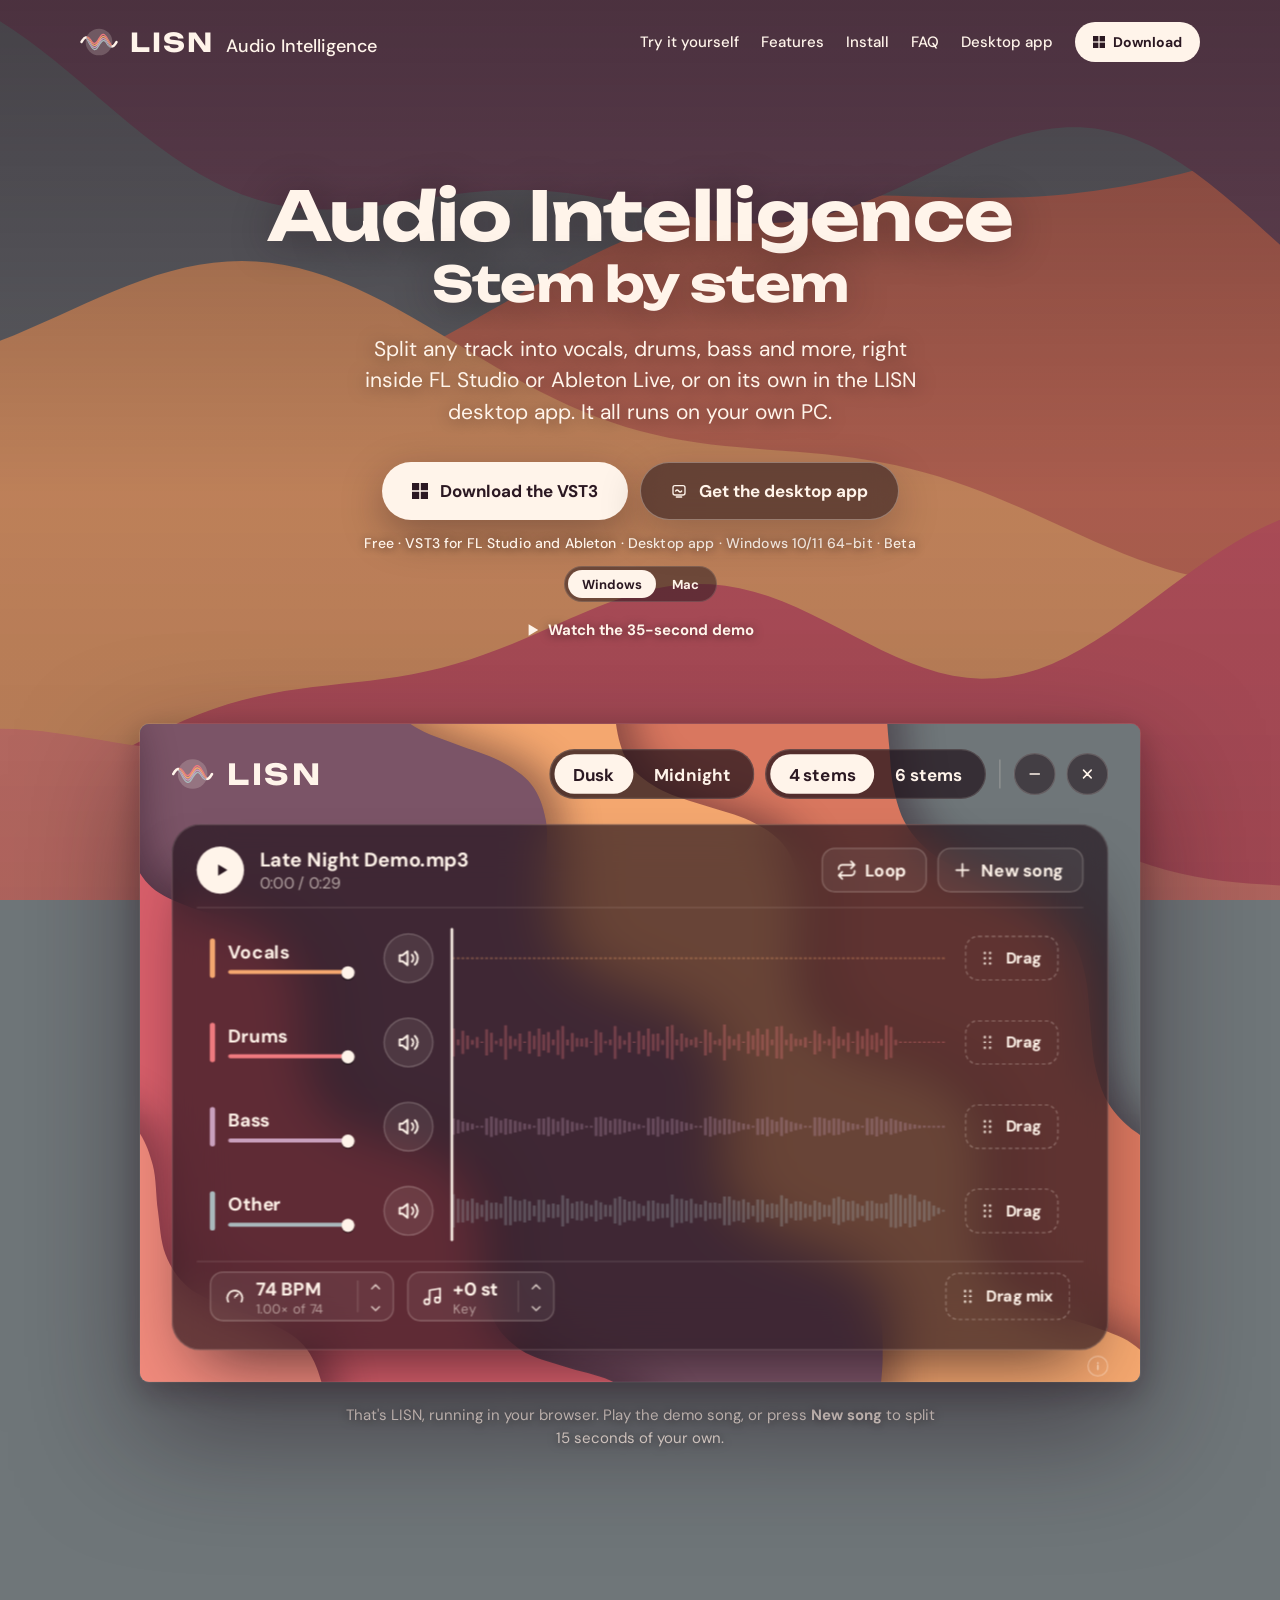
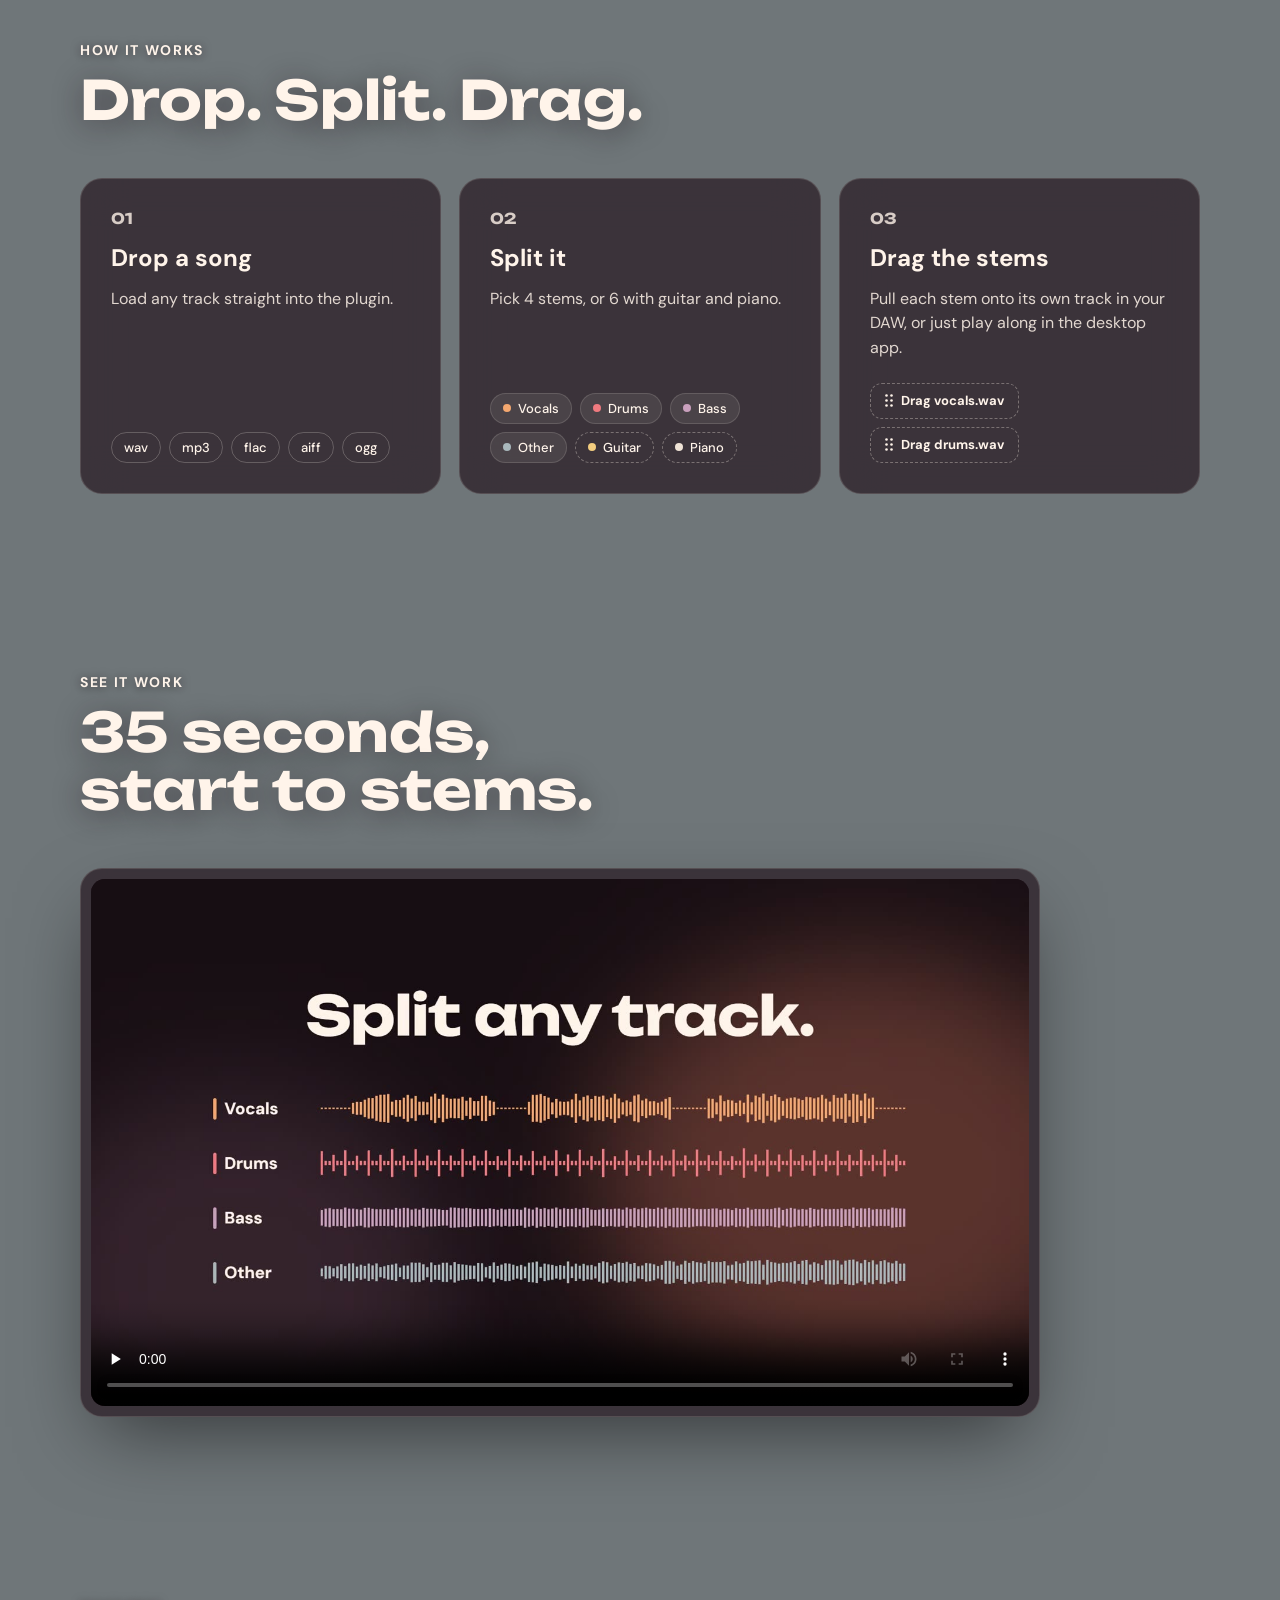
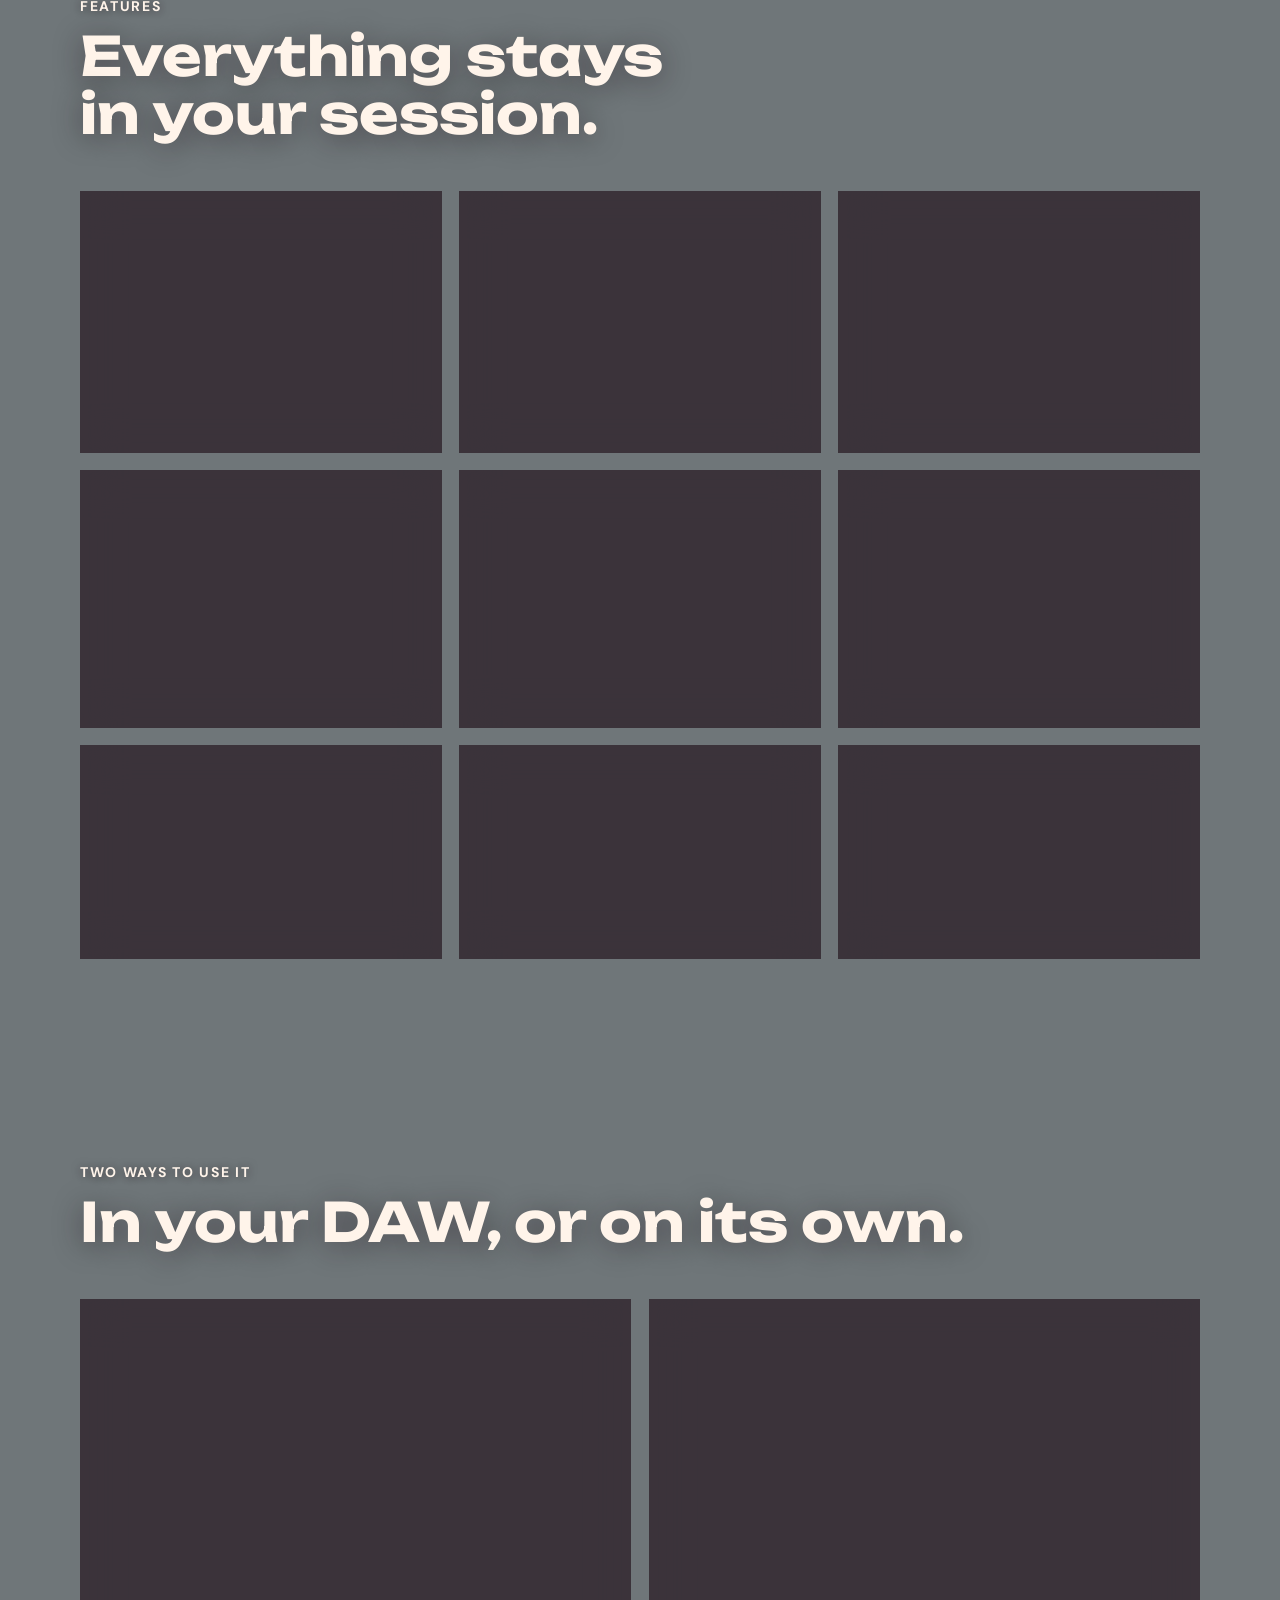
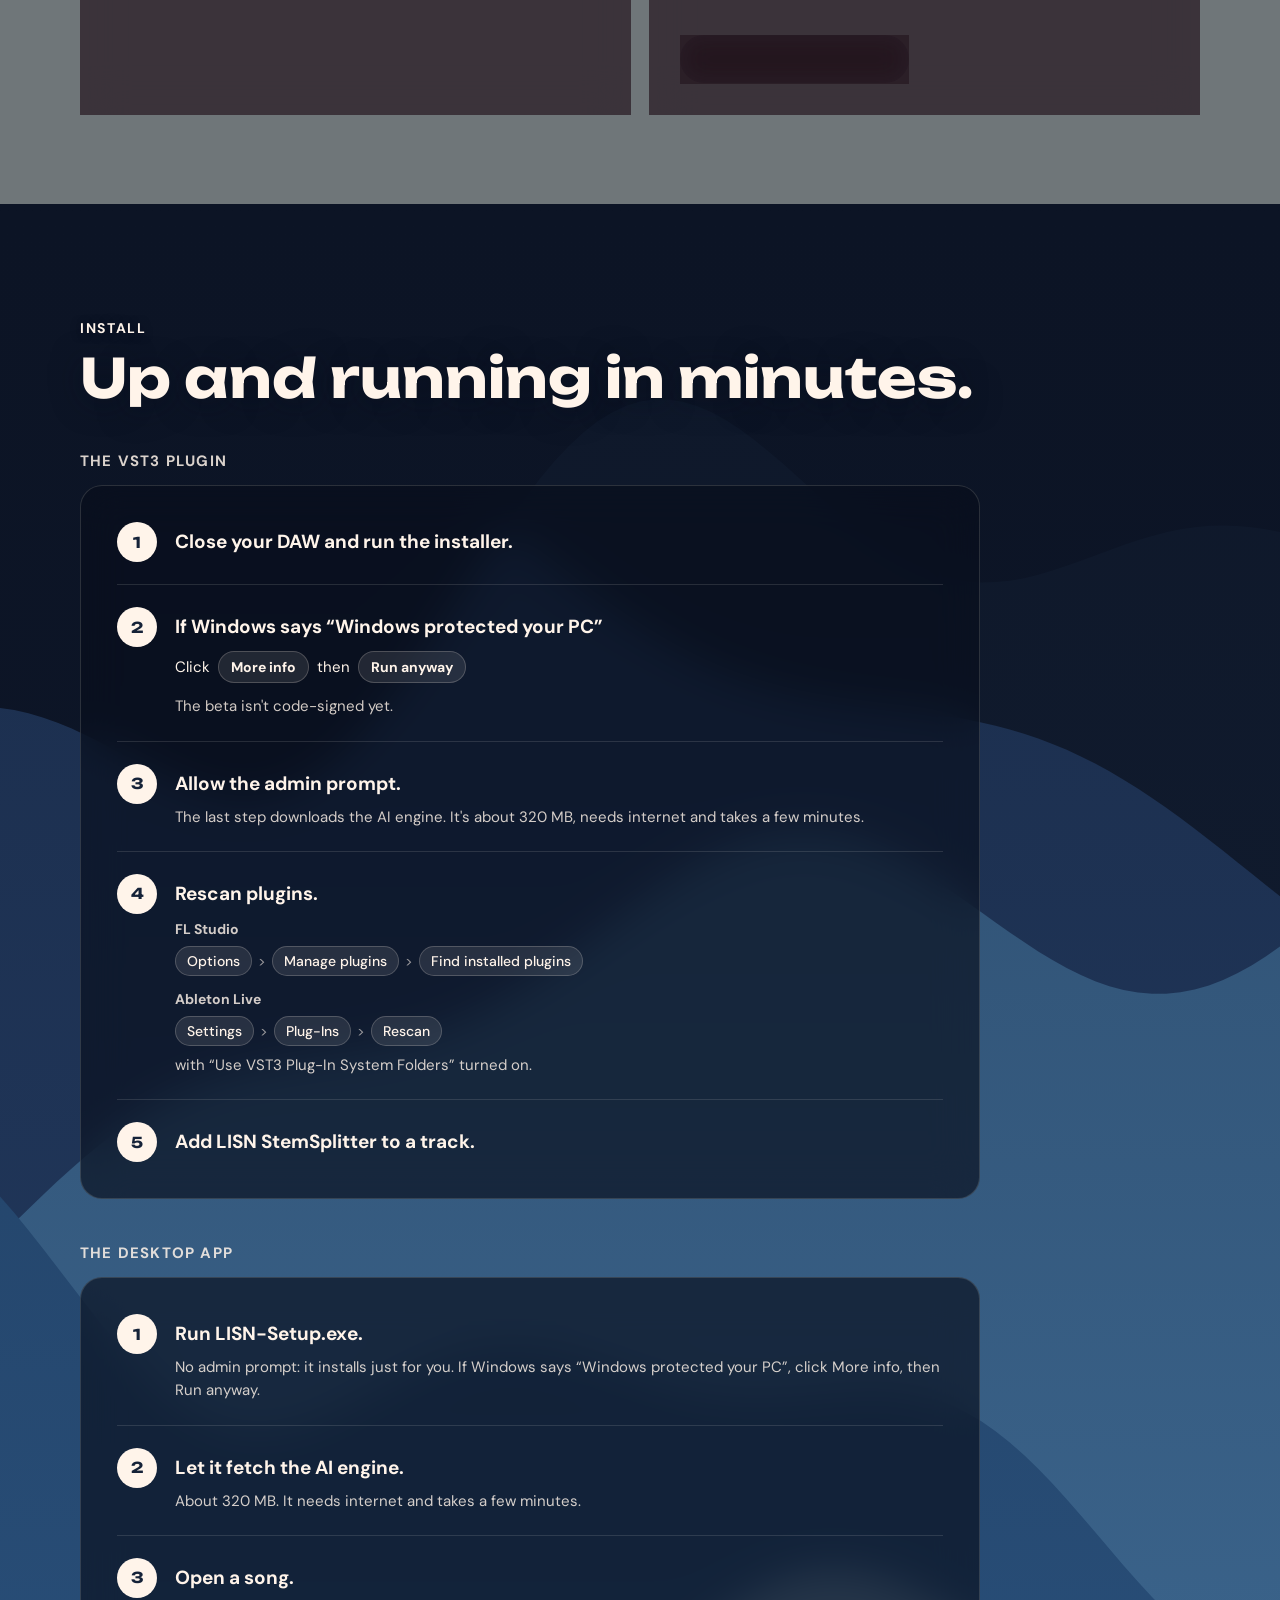
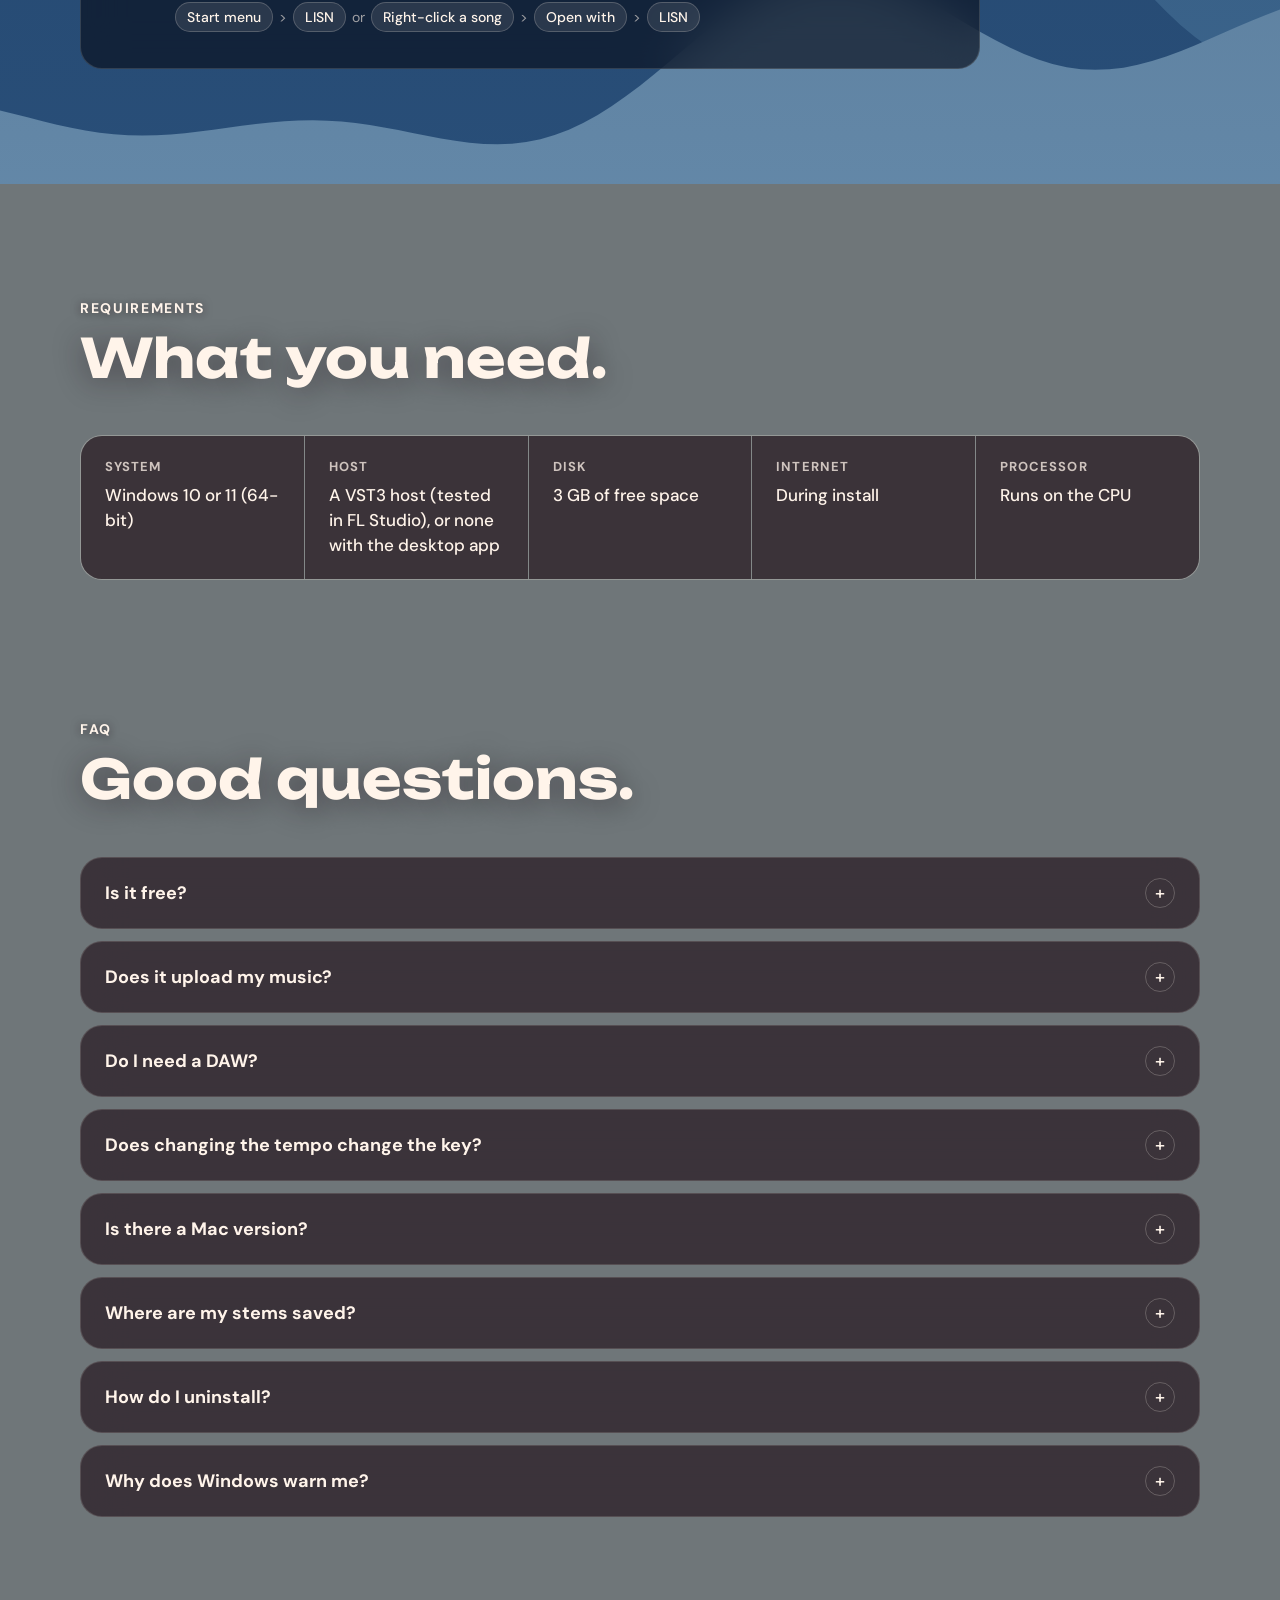
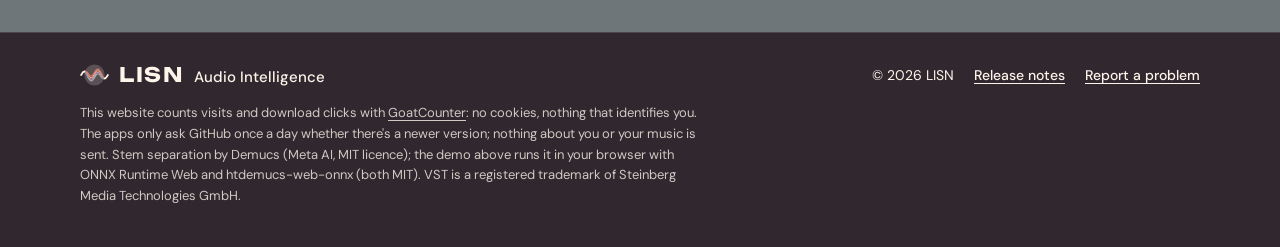
<file: index.html>
<!doctype html>
<html lang="en">
<head>
<meta charset="utf-8">
<meta name="viewport" content="width=device-width, initial-scale=1">
<title>LISN StemSplitter · Free stem splitter for Windows and Mac: VST3 and desktop app</title>
<meta name="description" content="Free stem splitter for Windows and Mac. Split any song into vocals, drums, bass and more in FL Studio, Ableton Live or the LISN desktop app. Runs on your computer.">
<link rel="canonical" href="https://lisn.digital/">
<meta name="theme-color" content="#2B1822">
<link rel="icon" href="assets/favicon.ico" sizes="48x48">
<link rel="icon" href="assets/favicon.svg" type="image/svg+xml">
<link rel="apple-touch-icon" href="assets/apple-touch-icon.png">
<link rel="stylesheet" href="styles.css?v=5">
<script>
// Windows or Mac downloads (data-os), before the page paints: ?os=mac or ?os=win, else a Mac's browser gets the Mac ones
document.documentElement.dataset.os = (q => q === 'mac' || q === 'win' ? q : /Macintosh/.test(navigator.userAgent) ? 'mac' : 'win')(new URLSearchParams(location.search).get('os'));
</script>
<meta property="og:type" content="website">
<meta property="og:site_name" content="LISN">
<meta property="og:title" content="LISN StemSplitter">
<meta property="og:description" content="Split any track into vocals, drums, bass and more, in FL Studio, Ableton Live or the LISN desktop app. Free for Windows and Mac.">
<meta property="og:url" content="https://lisn.digital/">
<meta property="og:image" content="https://lisn.digital/assets/og.png">
<meta property="og:image:width" content="1200">
<meta property="og:image:height" content="630">
<meta property="og:image:alt" content="LISN StemSplitter splitting a song into vocals, drums, bass and other stems">
<meta name="twitter:card" content="summary_large_image">
<script type="application/ld+json">
{
 "@context": "https://schema.org",
 "@graph": [
  {
   "@type": "WebSite",
   "name": "LISN",
   "url": "https://lisn.digital/"
  },
  {
   "@type": "SoftwareApplication",
   "name": "LISN StemSplitter",
   "description": "A free VST3 stem splitter for FL Studio and Ableton Live. Splits a song into vocals, drums, bass and other stems with Demucs, plays them in sync and lets you drag them onto your tracks.",
   "applicationCategory": "MultimediaApplication",
   "applicationSubCategory": "VST3 plugin",
   "operatingSystem": "Windows 10, Windows 11, macOS 14",
   "downloadUrl": "https://github.com/EdiKrasniqi11/lisn-vst/releases/latest/download/LISN-StemSplitter-Setup.exe",
   "offers": {
    "@type": "Offer",
    "price": "0",
    "priceCurrency": "USD"
   },
   "isAccessibleForFree": true,
   "author": {
    "@type": "Person",
    "name": "Edi Krasniqi"
   },
   "image": "https://lisn.digital/assets/og.png",
   "url": "https://lisn.digital/"
  },
  {
   "@type": "SoftwareApplication",
   "name": "LISN",
   "description": "A free desktop app for Windows and Mac that splits a song into vocals, drums, bass and other stems with Demucs and plays them in sync, without a DAW.",
   "applicationCategory": "MultimediaApplication",
   "applicationSubCategory": "Stem splitter",
   "operatingSystem": "Windows 10, Windows 11, macOS 14",
   "downloadUrl": "https://github.com/EdiKrasniqi11/lisn-vst/releases/latest/download/LISN-Setup.exe",
   "offers": {
    "@type": "Offer",
    "price": "0",
    "priceCurrency": "USD"
   },
   "isAccessibleForFree": true,
   "author": {
    "@type": "Person",
    "name": "Edi Krasniqi"
   },
   "image": "https://lisn.digital/assets/og.png",
   "url": "https://lisn.digital/"
  },
  {
   "@type": "FAQPage",
   "mainEntity": [
    {
     "@type": "Question",
     "name": "Is it free?",
     "acceptedAnswer": {
      "@type": "Answer",
      "text": "Yes."
     }
    },
    {
     "@type": "Question",
     "name": "Does it upload my music?",
     "acceptedAnswer": {
      "@type": "Answer",
      "text": "No. Everything runs on your computer."
     }
    },
    {
     "@type": "Question",
     "name": "Do I need a DAW?",
     "acceptedAnswer": {
      "@type": "Answer",
      "text": "No. LISN, the desktop app, splits and plays songs on its own. The VST3 is for when you want the stems inside FL Studio or Ableton Live."
     }
    },
    {
     "@type": "Question",
     "name": "Does changing the tempo change the key?",
     "acceptedAnswer": {
      "@type": "Answer",
      "text": "No. Tempo (0.5× to 2×, shown in BPM) and key (up to 12 semitones up or down) are separate. Double-click either box to reset it."
     }
    },
    {
     "@type": "Question",
     "name": "Is there a Mac version?",
     "acceptedAnswer": {
      "@type": "Answer",
      "text": "Yes, for Macs with Apple Silicon (M1 and newer) on macOS 14 or newer. One installer, LISN-Mac.pkg, puts the VST3 and the desktop app on your Mac."
     }
    },
    {
     "@type": "Question",
     "name": "Where are my stems saved?",
     "acceptedAnswer": {
      "@type": "Answer",
      "text": "In %APPDATA%\\StemSplitter\\cache. You can drag them anywhere you like."
     }
    },
    {
     "@type": "Question",
     "name": "How do I uninstall?",
     "acceptedAnswer": {
      "@type": "Answer",
      "text": "Go to Windows Settings > Apps, then LISN StemSplitter for the plugin or LISN for the desktop app. Each removes its own AI engine."
     }
    },
    {
     "@type": "Question",
     "name": "Why does Windows warn me?",
     "acceptedAnswer": {
      "@type": "Answer",
      "text": "The beta isn't code-signed yet. Click More info, then Run anyway."
     }
    },
    {
     "@type": "Question",
     "name": "Why does my Mac block it?",
     "acceptedAnswer": {
      "@type": "Answer",
      "text": "The beta isn't signed with Apple yet. Click Done, then open System Settings > Privacy & Security, scroll down, click Open Anyway and type your Mac password."
     }
    }
   ]
  }
 ]
}
</script>
</head>
<body>
<canvas id="dusk-waves" class="bg-waves" aria-hidden="true"></canvas>
<div class="bg-shade" aria-hidden="true"></div>

<div class="page">

  <header class="site-header">
    <a class="brand" href="#" aria-label="LISN Audio Intelligence home"><img class="brand-symbol" src="assets/lisn-symbol-glass.svg" alt="" width="38" height="38"><span class="brand-mark">LISN</span> <span class="brand-name">Audio Intelligence</span></a>
    <button class="menu-btn" type="button" aria-label="Open menu" aria-expanded="false" aria-controls="main-nav"><svg class="i-open" width="18" height="18" viewBox="0 0 24 24" fill="none" stroke="currentColor" stroke-width="2.2" stroke-linecap="round" aria-hidden="true"><path d="M4 7h16M4 12h16M4 17h16"/></svg><svg class="i-close" width="18" height="18" viewBox="0 0 24 24" fill="none" stroke="currentColor" stroke-width="2.2" stroke-linecap="round" aria-hidden="true"><path d="M6 6l12 12M18 6L6 18"/></svg></button>
    <nav class="nav" id="main-nav" aria-label="Main">
      <a class="nav-link" href="#try">Try it yourself</a>
      <a class="nav-link" href="#features">Features</a>
      <a class="nav-link" href="#install">Install</a>
      <a class="nav-link" href="#faq">FAQ</a>
      <a class="nav-link" href="#apps">Desktop app</a>
      <a class="btn" href="#download"><svg class="mac-only" width="12" height="12" viewBox="0 0 24 24" fill="none" stroke="#2B1822" stroke-width="2.6" stroke-linecap="round" stroke-linejoin="round" aria-hidden="true"><path d="M12 4v11M7 11l5 5 5-5M5 20h14"/></svg><svg class="win-only" width="12" height="12" viewBox="0 0 12 12" aria-hidden="true"><rect x="0" y="0" width="5.4" height="5.4" fill="#2B1822"/><rect x="6.6" y="0" width="5.4" height="5.4" fill="#2B1822"/><rect x="0" y="6.6" width="5.4" height="5.4" fill="#2B1822"/><rect x="6.6" y="6.6" width="5.4" height="5.4" fill="#2B1822"/></svg>Download</a>
    </nav>
  </header>

  <main>

    <section class="hero">
      <h1 class="hero-title">Audio Intelligence <span>Stem by stem</span></h1>
      <p class="hero-sub">Split any track into vocals, drums, bass and more, right inside FL Studio or Ableton Live, or on its own in the LISN desktop app. It all runs on your own PC.</p>
      <div id="download" class="hero-cta">
        <div class="cta-row mac-only">
          <a class="btn btn-lg" href="https://github.com/EdiKrasniqi11/lisn-vst/releases/latest/download/LISN-Mac.pkg" data-goatcounter-click="download-mac" data-goatcounter-title="Download for Mac"><svg width="16" height="16" viewBox="0 0 24 24" fill="none" stroke="#2B1822" stroke-width="2.4" stroke-linecap="round" stroke-linejoin="round" aria-hidden="true"><path d="M12 4v11M7 11l5 5 5-5M5 20h14"/></svg>Download for Mac</a>
        </div>
        <p class="fineprint mac-only">Free · One installer: the VST3 for FL Studio and Ableton, and the desktop app · macOS 14 or newer, Apple Silicon (M1 and newer) · Beta</p>
        <div class="cta-row win-only">
          <a class="btn btn-lg" href="https://github.com/EdiKrasniqi11/lisn-vst/releases/latest/download/LISN-StemSplitter-Setup.exe" data-goatcounter-click="download-vst3" data-goatcounter-title="Download the VST3"><svg width="16" height="16" viewBox="0 0 12 12" aria-hidden="true"><rect x="0" y="0" width="5.4" height="5.4" fill="#2B1822"/><rect x="6.6" y="0" width="5.4" height="5.4" fill="#2B1822"/><rect x="0" y="6.6" width="5.4" height="5.4" fill="#2B1822"/><rect x="6.6" y="6.6" width="5.4" height="5.4" fill="#2B1822"/></svg>Download the VST3</a>
          <a class="btn btn-lg btn-ghost" href="https://github.com/EdiKrasniqi11/lisn-vst/releases/latest/download/LISN-Setup.exe" data-goatcounter-click="download-desktop-app" data-goatcounter-title="Get the desktop app"><svg width="16" height="16" viewBox="0 0 24 24" fill="none" stroke="currentColor" stroke-width="2" stroke-linecap="round" stroke-linejoin="round" aria-hidden="true"><rect x="3" y="4" width="18" height="14" rx="3"/><path d="M8 21h8"/><path d="M7 12c1.5-2 3-2 4.5 0s3 2 4.5 0"/></svg>Get the desktop app</a>
        </div>
        <p class="fineprint win-only">Free · VST3 for FL Studio and Ableton · Desktop app · Windows 10/11 64-bit · Beta</p>
        <div class="os-switch" role="group" aria-label="Downloads for"><button type="button" data-os-btn="win">Windows</button><button type="button" data-os-btn="mac">Mac</button></div>
        <a class="demo-link" href="#demo"><svg width="14" height="14" viewBox="0 0 14 16" aria-hidden="true"><path d="M2 1.5v13l11-6.5z" fill="#FFF4EA"/></svg>Watch the 35-second demo</a>
      </div>

      <div id="try" class="app-frame">
        <div class="app" data-theme="dusk" role="group" aria-label="The LISN desktop app, running in your browser">
          <canvas class="app-waves" aria-hidden="true"></canvas>
          <div class="app-header">
            <div class="app-logo"><img src="assets/lisn-symbol-glass.svg" alt="" width="32" height="32">LISN</div>
            <div class="app-right">
              <div class="app-pill" role="group" aria-label="Theme"><button type="button" class="on" data-theme-btn="dusk" aria-pressed="true">Dusk</button><button type="button" data-theme-btn="midnight" aria-pressed="false">Midnight</button></div>
              <div class="app-pill" role="group" aria-label="Stems"><button type="button" class="on" aria-pressed="true">4 stems</button><button type="button" data-pop="six" aria-pressed="false">6 stems</button></div>
              <span class="app-sep" aria-hidden="true"></span>
              <span class="app-wbtn" aria-hidden="true"><svg class="ic" width="14" height="14" viewBox="0 0 24 24"><path d="M6 12h12"/></svg></span>
              <span class="app-wbtn" aria-hidden="true"><svg class="ic" width="14" height="14" viewBox="0 0 24 24"><path d="M7 7l10 10M17 7 7 17"/></svg></span>
            </div>
          </div>
          <div class="app-panel">
            <section class="app-stems">
              <button type="button" class="app-play" aria-label="Play" disabled><svg class="i-play" width="16" height="16" viewBox="0 0 24 24" aria-hidden="true"><path d="M8 5.5v13l10.5-6.5z"/></svg><svg class="i-pause" width="16" height="16" viewBox="0 0 24 24" aria-hidden="true"><path d="M7 5h3.5v14H7zM13.5 5H17v14h-3.5z"/></svg></button>
              <div class="app-song"><b>Late Night Demo.mp3</b><span>0:00 / 0:29</span></div>
              <div class="app-tools">
                <button type="button" class="app-btn" data-pop="loop"><svg class="ic" width="16" height="16" viewBox="0 0 24 24" aria-hidden="true"><path d="M17 2l4 4-4 4M3 11v-1a4 4 0 0 1 4-4h14M7 22l-4-4 4-4M21 13v1a4 4 0 0 1-4 4H3"/></svg>Loop</button>
                <button type="button" class="app-btn app-new" data-goatcounter-click="demo-new-song" data-goatcounter-title="Demo: New song"><svg class="ic" width="16" height="16" viewBox="0 0 24 24" aria-hidden="true"><path d="M12 5v14M5 12h14"/></svg>New song</button>
              </div>
              <span class="app-hr" style="top: 62px"></span>
              <div class="app-row vocals" style="top: 73px"><span class="app-mark"></span><span class="app-name">Vocals</span><span class="app-vol" role="slider" tabindex="0" aria-label="Vocals volume" aria-valuemin="0" aria-valuemax="100" aria-valuenow="100"></span><button type="button" class="app-light" aria-label="Mute vocals" aria-pressed="false"><svg class="ic i-on" width="18" height="18" viewBox="0 0 24 24" aria-hidden="true"><path d="M11 5 6 9H3v6h3l5 4zM15.5 8.5a5 5 0 0 1 0 7M18.5 5.5a9 9 0 0 1 0 13"/></svg><svg class="ic i-off" width="18" height="18" viewBox="0 0 24 24" aria-hidden="true"><path d="M11 5 6 9H3v6h3l5 4zM16 9.5l5 5M21 9.5l-5 5"/></svg></button><span class="app-wave" aria-hidden="true"><svg class="rest" viewBox="0 0 376 36"><path/></svg><svg class="played" viewBox="0 0 376 36"><path/></svg></span><button type="button" class="app-chip" data-pop="drag"><svg class="ic" width="16" height="16" viewBox="0 0 24 24" aria-hidden="true"><path d="M9 6h.01M15 6h.01M9 12h.01M15 12h.01M9 18h.01M15 18h.01"/></svg>Drag</button></div>
              <div class="app-row drums" style="top: 137px"><span class="app-mark"></span><span class="app-name">Drums</span><span class="app-vol" role="slider" tabindex="0" aria-label="Drums volume" aria-valuemin="0" aria-valuemax="100" aria-valuenow="100"></span><button type="button" class="app-light" aria-label="Mute drums" aria-pressed="false"><svg class="ic i-on" width="18" height="18" viewBox="0 0 24 24" aria-hidden="true"><path d="M11 5 6 9H3v6h3l5 4zM15.5 8.5a5 5 0 0 1 0 7M18.5 5.5a9 9 0 0 1 0 13"/></svg><svg class="ic i-off" width="18" height="18" viewBox="0 0 24 24" aria-hidden="true"><path d="M11 5 6 9H3v6h3l5 4zM16 9.5l5 5M21 9.5l-5 5"/></svg></button><span class="app-wave" aria-hidden="true"><svg class="rest" viewBox="0 0 376 36"><path/></svg><svg class="played" viewBox="0 0 376 36"><path/></svg></span><button type="button" class="app-chip" data-pop="drag"><svg class="ic" width="16" height="16" viewBox="0 0 24 24" aria-hidden="true"><path d="M9 6h.01M15 6h.01M9 12h.01M15 12h.01M9 18h.01M15 18h.01"/></svg>Drag</button></div>
              <div class="app-row bass" style="top: 201px"><span class="app-mark"></span><span class="app-name">Bass</span><span class="app-vol" role="slider" tabindex="0" aria-label="Bass volume" aria-valuemin="0" aria-valuemax="100" aria-valuenow="100"></span><button type="button" class="app-light" aria-label="Mute bass" aria-pressed="false"><svg class="ic i-on" width="18" height="18" viewBox="0 0 24 24" aria-hidden="true"><path d="M11 5 6 9H3v6h3l5 4zM15.5 8.5a5 5 0 0 1 0 7M18.5 5.5a9 9 0 0 1 0 13"/></svg><svg class="ic i-off" width="18" height="18" viewBox="0 0 24 24" aria-hidden="true"><path d="M11 5 6 9H3v6h3l5 4zM16 9.5l5 5M21 9.5l-5 5"/></svg></button><span class="app-wave" aria-hidden="true"><svg class="rest" viewBox="0 0 376 36"><path/></svg><svg class="played" viewBox="0 0 376 36"><path/></svg></span><button type="button" class="app-chip" data-pop="drag"><svg class="ic" width="16" height="16" viewBox="0 0 24 24" aria-hidden="true"><path d="M9 6h.01M15 6h.01M9 12h.01M15 12h.01M9 18h.01M15 18h.01"/></svg>Drag</button></div>
              <div class="app-row other" style="top: 265px"><span class="app-mark"></span><span class="app-name">Other</span><span class="app-vol" role="slider" tabindex="0" aria-label="Other volume" aria-valuemin="0" aria-valuemax="100" aria-valuenow="100"></span><button type="button" class="app-light" aria-label="Mute other" aria-pressed="false"><svg class="ic i-on" width="18" height="18" viewBox="0 0 24 24" aria-hidden="true"><path d="M11 5 6 9H3v6h3l5 4zM15.5 8.5a5 5 0 0 1 0 7M18.5 5.5a9 9 0 0 1 0 13"/></svg><svg class="ic i-off" width="18" height="18" viewBox="0 0 24 24" aria-hidden="true"><path d="M11 5 6 9H3v6h3l5 4zM16 9.5l5 5M21 9.5l-5 5"/></svg></button><span class="app-wave" aria-hidden="true"><svg class="rest" viewBox="0 0 376 36"><path/></svg><svg class="played" viewBox="0 0 376 36"><path/></svg></span><button type="button" class="app-chip" data-pop="drag"><svg class="ic" width="16" height="16" viewBox="0 0 24 24" aria-hidden="true"><path d="M9 6h.01M15 6h.01M9 12h.01M15 12h.01M9 18h.01M15 18h.01"/></svg>Drag</button></div>
              <span class="app-head" aria-hidden="true"></span>
              <span class="app-hr" style="top: 331px"></span>
              <button type="button" class="app-box" style="left: 28px; width: 140px" data-pop="tempo"><svg class="ic" width="16" height="16" viewBox="0 0 24 24" aria-hidden="true"><path d="M4.5 18a8.5 8.5 0 1 1 15 0M12 13l3.5-3.5"/></svg><b class="app-tempo">74 BPM</b><small class="app-tempo-of">1.00× of 74</small><span class="app-chev" aria-hidden="true"><svg class="ic" width="14" height="14" viewBox="0 0 24 24"><path d="M7 14l5-5 5 5"/></svg><svg class="ic" width="14" height="14" viewBox="0 0 24 24"><path d="M7 10l5 5 5-5"/></svg></span></button>
              <button type="button" class="app-box" style="left: 178px; width: 112px" data-pop="tempo"><svg class="ic" width="16" height="16" viewBox="0 0 24 24" aria-hidden="true"><path d="M9 18V5l12-2v13M6 15a3 3 0 1 0 0 6a3 3 0 1 0 0-6M18 13a3 3 0 1 0 0 6a3 3 0 1 0 0-6"/></svg><b>+0 st</b><small>Key</small><span class="app-chev" aria-hidden="true"><svg class="ic" width="14" height="14" viewBox="0 0 24 24"><path d="M7 14l5-5 5 5"/></svg><svg class="ic" width="14" height="14" viewBox="0 0 24 24"><path d="M7 10l5 5 5-5"/></svg></span></button>
              <button type="button" class="app-chip app-mix" data-pop="drag"><svg class="ic" width="16" height="16" viewBox="0 0 24 24" aria-hidden="true"><path d="M9 6h.01M15 6h.01M9 12h.01M15 12h.01M9 18h.01M15 18h.01"/></svg>Drag mix</button>
            </section>
            <section class="app-splitting" hidden>
              <b class="app-split-song"></b>
              <span class="app-split-what" aria-live="polite"></span>
              <span class="app-pct">0%</span>
              <svg class="app-track" width="440" height="40" viewBox="0 0 440 40" aria-hidden="true"><path class="rest"/><path class="done"/><circle class="halo" r="11"/><circle class="knob" r="7"/></svg>
              <button type="button" class="app-btn app-cancel">Cancel</button>
              <p>Your first split downloads the AI into your browser, about 150 MB, once. After that it starts right away. Your song never leaves your PC.</p>
            </section>
            <section class="app-error" hidden>
              <div class="app-error-title"><span class="app-alert" aria-hidden="true"><svg class="ic" width="22" height="22" viewBox="0 0 24 24"><path d="M12 9v4M12 17h.01M10.3 3.9L1.8 18a2 2 0 0 0 1.7 3h17a2 2 0 0 0 1.7-3L13.7 3.9a2 2 0 0 0-3.4 0z"/></svg></span><b></b></div>
              <p></p>
              <div class="app-error-buttons"><a class="app-primary" href="https://github.com/EdiKrasniqi11/lisn-vst/releases/latest/download/LISN-Setup.exe" data-goatcounter-click="demo-download-desktop-app" data-goatcounter-title="Demo: Get LISN">Get LISN, free</a><button type="button" class="app-btn app-back">Back to the demo song</button></div>
            </section>
          </div>
          <div class="app-pop" role="dialog" aria-label="In the free app" hidden>
            <span class="app-pop-kicker"><svg class="ic" width="13" height="13" viewBox="0 0 24 24" aria-hidden="true"><rect x="5" y="11" width="14" height="10" rx="2"/><path d="M8 11V8a4 4 0 0 1 8 0v3"/></svg>In the free app</span>
            <b></b>
            <p></p>
            <div><a class="app-primary" href="https://github.com/EdiKrasniqi11/lisn-vst/releases/latest/download/LISN-Setup.exe" data-goatcounter-click="demo-download-desktop-app" data-goatcounter-title="Demo: Get LISN">Get LISN, free</a><button type="button" class="app-pop-close">Not now</button></div>
          </div>
          <span class="app-info" aria-hidden="true"><svg width="12" height="12" viewBox="0 0 24 24"><path d="M12 11v6"/><circle cx="12" cy="7.25" r="1.4"/></svg></span>
        </div>
      </div>
      <p class="app-caption">That's LISN, running in your browser. Play the demo song, or press <b>New song</b> to split 15 seconds of your own.</p>
    </section>

    <section class="section" aria-labelledby="how-h">
      <p class="kicker">How it works</p>
      <h2 id="how-h" class="section-title">Drop. Split. Drag.</h2>
      <ol class="cards cards-how">
        <li class="glass card">
          <span class="step-no">01</span>
          <h3>Drop a song</h3>
          <p>Load any track straight into the plugin.</p>
          <div class="chips">
            <span class="chip">wav</span>
            <span class="chip">mp3</span>
            <span class="chip">flac</span>
            <span class="chip">aiff</span>
            <span class="chip">ogg</span>
          </div>
        </li>
        <li class="glass card">
          <span class="step-no">02</span>
          <h3>Split it</h3>
          <p>Pick 4 stems, or 6 with guitar and piano.</p>
          <div class="chips">
            <span class="chip stem-chip"><span class="dot vocals"></span>Vocals</span>
            <span class="chip stem-chip"><span class="dot drums"></span>Drums</span>
            <span class="chip stem-chip"><span class="dot bass"></span>Bass</span>
            <span class="chip stem-chip"><span class="dot other"></span>Other</span>
            <span class="chip stem-chip extra"><span class="dot guitar"></span>Guitar</span>
            <span class="chip stem-chip extra"><span class="dot piano"></span>Piano</span>
          </div>
        </li>
        <li class="glass card">
          <span class="step-no">03</span>
          <h3>Drag the stems</h3>
          <p>Pull each stem onto its own track in your DAW, or just play along in the desktop app.</p>
          <div class="chips">
            <span class="tool dashed sm"><svg width="8" height="13" viewBox="0 0 8 13" aria-hidden="true"><circle cx="1.5" cy="1.5" r="1.3" fill="#FFF4EA"/><circle cx="6.5" cy="1.5" r="1.3" fill="#FFF4EA"/><circle cx="1.5" cy="6.5" r="1.3" fill="#FFF4EA"/><circle cx="6.5" cy="6.5" r="1.3" fill="#FFF4EA"/><circle cx="1.5" cy="11.5" r="1.3" fill="#FFF4EA"/><circle cx="6.5" cy="11.5" r="1.3" fill="#FFF4EA"/></svg>Drag vocals.wav</span>
            <span class="tool dashed sm"><svg width="8" height="13" viewBox="0 0 8 13" aria-hidden="true"><circle cx="1.5" cy="1.5" r="1.3" fill="#FFF4EA"/><circle cx="6.5" cy="1.5" r="1.3" fill="#FFF4EA"/><circle cx="1.5" cy="6.5" r="1.3" fill="#FFF4EA"/><circle cx="6.5" cy="6.5" r="1.3" fill="#FFF4EA"/><circle cx="1.5" cy="11.5" r="1.3" fill="#FFF4EA"/><circle cx="6.5" cy="11.5" r="1.3" fill="#FFF4EA"/></svg>Drag drums.wav</span>
          </div>
        </li>
      </ol>
    </section>

    <section id="demo" class="section section-demo" aria-labelledby="demo-h">
      <p class="kicker">See it work</p>
      <h2 id="demo-h" class="section-title">35 seconds, start to stems.</h2>
      <figure class="promo">
        <video controls playsinline preload="none" poster="assets/promo-poster.jpg" width="1920" height="1080" aria-label="LISN StemSplitter promo video, 35 seconds, with music">
          <source src="assets/lisn-promo.mp4" type="video/mp4">
        </video>
      </figure>
    </section>

    <section id="features" class="section section-features" aria-labelledby="feat-h">
      <p class="kicker">Features</p>
      <h2 id="feat-h" class="section-title">Everything stays in your session.</h2>
      <div class="cards cards-features">
        <article class="glass card">
          <h3>Lead and harmonies</h3>
          <p>Click the name next to LISN to switch to Harmonies. It splits the lead vocal from the backing harmonies, Quick or Best quality.</p>
          <div class="chips"><span class="chip stem-chip"><span class="dot vocals"></span>Lead</span> <span class="chip stem-chip"><span class="dot guitar"></span>Harmonies</span></div>
        </article>
        <article class="glass card">
          <h3>Tempo and key, apart</h3>
          <p>Drag the Tempo box from 0.5× to 2× and read it in BPM. Shift the key up to 12 semitones either way. One never changes the other.</p>
          <div class="chips"><span class="tbox sm"><svg width="16" height="16" viewBox="0 0 24 24" fill="none" stroke="#FFF4EA" stroke-width="2" stroke-linecap="round" stroke-linejoin="round" aria-hidden="true"><path d="M4.5 18a8.5 8.5 0 1 1 15 0"/><path d="m12 13 3.5-3.5"/></svg><span class="tbox-v"><b>96 BPM</b><small>1.30× of 74</small></span><span class="chev" aria-hidden="true"><svg width="12" height="12" viewBox="0 0 24 24" fill="none" stroke="#FFF4EA" stroke-width="2.4" stroke-linecap="round" stroke-linejoin="round"><path d="m7 14 5-5 5 5"/></svg><svg width="12" height="12" viewBox="0 0 24 24" fill="none" stroke="#FFF4EA" stroke-width="2.4" stroke-linecap="round" stroke-linejoin="round"><path d="m7 10 5 5 5-5"/></svg></span></span><span class="tbox sm"><svg width="16" height="16" viewBox="0 0 24 24" fill="none" stroke="#FFF4EA" stroke-width="2" stroke-linecap="round" stroke-linejoin="round" aria-hidden="true"><path d="M9 18V5l12-2v13"/><circle cx="6" cy="18" r="3"/><circle cx="18" cy="16" r="3"/></svg><span class="tbox-v"><b>-3 st</b><small>Key</small></span><span class="chev" aria-hidden="true"><svg width="12" height="12" viewBox="0 0 24 24" fill="none" stroke="#FFF4EA" stroke-width="2.4" stroke-linecap="round" stroke-linejoin="round"><path d="m7 14 5-5 5 5"/></svg><svg width="12" height="12" viewBox="0 0 24 24" fill="none" stroke="#FFF4EA" stroke-width="2.4" stroke-linecap="round" stroke-linejoin="round"><path d="m7 10 5 5 5-5"/></svg></span></span></div>
        </article>
        <article class="glass card">
          <h3>A volume for every stem</h3>
          <p>Each stem has its own bar under its name. Pull the vocals down, push the bass up, double-click for 100%.</p>
          <div class="vol-stack" aria-hidden="true"><span class="vocals"><i style="--v:45%"></i></span><span class="drums"><i style="--v:100%"></i></span><span class="bass"><i style="--v:80%"></i></span></div>
        </article>
        <article class="glass card">
          <h3>All stems in sync</h3>
          <p>Every stem plays together. Mute or solo any of them to hear exactly what you need.</p>
          <div class="chips"><span class="ms">M</span> <span class="ms on">S</span></div>
        </article>
        <article class="glass card">
          <h3>Loop on the beat</h3>
          <p>Set a loop that snaps to the beat, then drag the full mix or just the loop into your DAW, with your volumes, tempo and key baked in.</p>
          <div class="chips">
            <span class="tool sm">Loop</span>
            <span class="tool dashed sm">Drag loop</span>
            <span class="tool dashed sm">Drag mix</span>
          </div>
        </article>
        <article class="glass card">
          <h3>Zoom and scrub</h3>
          <p>Zoom into the waveforms and scrub to the exact hit, word or bar you want.</p>
          <div class="mini-wave" aria-hidden="true"><i style="height:25.3%"></i><i style="height:49.4%"></i><i style="height:63.7%"></i><i style="height:54.3%"></i><i style="height:60.5%"></i><i style="height:37.8%"></i><i style="height:27.3%"></i><i style="height:4.0%"></i><i style="height:4.0%"></i><i style="height:4.0%"></i><i style="height:4.0%"></i><i style="height:4.0%"></i><i style="height:4.0%"></i><i style="height:4.0%"></i><i style="height:4.0%"></i><i style="height:4.0%"></i><i style="height:29.6%"></i><i style="height:44.2%"></i><i style="height:61.0%"></i><i style="height:71.7%"></i><i style="height:58.8%"></i><i style="height:39.0%"></i><i style="height:26.6%"></i><i style="height:4.0%"></i><i style="height:4.0%"></i><i style="height:4.0%"></i><i style="height:4.0%"></i><i style="height:4.0%"></i><i style="height:4.0%"></i><i style="height:4.0%"></i><i style="height:4.0%"></i><i style="height:4.0%"></i><i style="height:28.2%"></i><i style="height:49.2%"></i><i style="height:52.8%"></i><i style="height:47.2%"></i><i style="height:67.0%"></i><i style="height:42.5%"></i><i style="height:25.7%"></i><i style="height:4.0%"></i><span class="playhead"></span></div>
        </article>
        <article class="glass card">
          <h3>Reopens instantly</h3>
          <p>Songs you have already split open again right away. No waiting twice.</p>
          <div class="chips"><span class="status"><span class="dot other"></span>Late Night Demo.mp3 · Ready</span></div>
        </article>
        <article class="glass card">
          <h3>Dusk and Midnight</h3>
          <p>Two themes, warm and cool, to match your setup and your mood.</p>
          <div class="chips">
            <div class="seg"><span class="on"><span class="dot lg" style="--c:#D95F6B"></span>Dusk</span> <span><span class="dot lg" style="--c:#4F86B8"></span>Midnight</span></div>
          </div>
        </article>
        <article class="glass card">
          <h3>Local and private</h3>
          <p>Splitting runs on your own computer. Your music is never uploaded anywhere.</p>
          <div class="chips"><span class="status"><span class="dot guitar"></span>Nothing leaves your PC</span></div>
        </article>
      </div>
    </section>

    <section id="apps" class="section section-apps" aria-labelledby="apps-h">
      <p class="kicker">Two ways to use it</p>
      <h2 id="apps-h" class="section-title">In your DAW, or on its own.</h2>
      <div class="cards cards-apps">
        <article class="glass card app-card">
          <p class="app-kind">VST3 plugin</p>
          <h3>LISN StemSplitter</h3>
          <p>Lives on a track in FL Studio or Ableton Live. Split, then drag stems, the mix or a loop straight onto your timeline.</p>
          <ul class="ticks">
            <li>Drag and drop into your DAW</li>
            <li>Stems that reopen instantly with your session</li>
            <li>Installs for all users (one admin prompt)</li>
          </ul>
          <a class="btn btn-md" href="https://github.com/EdiKrasniqi11/lisn-vst/releases/latest/download/LISN-StemSplitter-Setup.exe" data-goatcounter-click="download-vst3" data-goatcounter-title="Download the VST3"><svg width="16" height="16" viewBox="0 0 12 12" aria-hidden="true"><rect x="0" y="0" width="5.4" height="5.4" fill="#2B1822"/><rect x="6.6" y="0" width="5.4" height="5.4" fill="#2B1822"/><rect x="0" y="6.6" width="5.4" height="5.4" fill="#2B1822"/><rect x="6.6" y="6.6" width="5.4" height="5.4" fill="#2B1822"/></svg>Download the VST3</a>
        </article>
        <article class="glass card app-card">
          <p class="app-kind">Desktop app · New</p>
          <h3>LISN</h3>
          <p>No DAW needed. Open a song, split it, and practise or study along at your own tempo and key. The waves flow in as it opens.</p>
          <div class="titlebar" aria-hidden="true"><span class="brand"><img class="brand-symbol" src="assets/lisn-symbol-glass.svg" alt="" width="38" height="38"><span class="brand-mark">LISN</span></span><span class="tb-right"><span class="seg tb-seg"><span class="on">Dusk</span> <span>Midnight</span></span><span class="tb-sep"></span><span class="tb-btn">&#8211;</span><span class="tb-btn">&#215;</span></span></div>
          <ul class="ticks">
            <li>Right-click a song, Open with, LISN</li>
            <li>Its own wave-styled window, no white title bar</li>
            <li class="win-only">Installs just for you, no admin needed</li>
          </ul>
          <a class="btn btn-md btn-ghost" href="https://github.com/EdiKrasniqi11/lisn-vst/releases/latest/download/LISN-Setup.exe" data-goatcounter-click="download-desktop-app" data-goatcounter-title="Get the desktop app"><svg width="16" height="16" viewBox="0 0 24 24" fill="none" stroke="currentColor" stroke-width="2" stroke-linecap="round" stroke-linejoin="round" aria-hidden="true"><rect x="3" y="4" width="18" height="14" rx="3"/><path d="M8 21h8"/><path d="M7 12c1.5-2 3-2 4.5 0s3 2 4.5 0"/></svg>Get the desktop app</a>
        </article>
      </div>
    </section>

    <section id="install" class="midnight" aria-labelledby="inst-h">
      <canvas id="midnight-waves" class="midnight-waves" aria-hidden="true"></canvas>
      <div class="midnight-shade" aria-hidden="true"></div>
      <div class="midnight-inner">
        <p class="kicker">Install</p>
        <h2 id="inst-h" class="section-title">Up and running in minutes.</h2>
        <p class="install-for win-only">The VST3 plugin</p>
        <ol class="install-list win-only">
          <li>
            <span class="step-num">1</span>
            <div><h3>Close your DAW and run the installer.</h3></div>
          </li>
          <li>
            <span class="step-num">2</span>
            <div class="step-body">
              <h3 class="pretty">If Windows says “Windows protected your PC”</h3>
              <div class="click-row"><span>Click</span> <span class="key">More info</span> <span>then</span> <span class="key">Run anyway</span></div>
              <p class="note">The beta isn't code-signed yet.</p>
            </div>
          </li>
          <li>
            <span class="step-num">3</span>
            <div class="step-body tight">
              <h3>Allow the admin prompt.</h3>
              <p class="note pretty">The last step downloads the AI engine. It's about 320 MB, needs internet and takes a few minutes.</p>
            </div>
          </li>
          <li>
            <span class="step-num">4</span>
            <div class="step-body loose">
              <h3>Rescan plugins.</h3>
              <div class="daw">
                <span class="daw-name">FL Studio</span>
                <div class="crumbs"><span class="crumb">Options</span> <span class="sep" aria-hidden="true">&gt;</span> <span class="crumb">Manage plugins</span> <span class="sep" aria-hidden="true">&gt;</span> <span class="crumb">Find installed plugins</span></div>
              </div>
              <div class="daw">
                <span class="daw-name">Ableton Live</span>
                <div class="crumbs"><span class="crumb">Settings</span> <span class="sep" aria-hidden="true">&gt;</span> <span class="crumb">Plug-Ins</span> <span class="sep" aria-hidden="true">&gt;</span> <span class="crumb">Rescan</span></div>
                <p class="note">with “Use VST3 Plug-In System Folders” turned on.</p>
              </div>
            </div>
          </li>
          <li>
            <span class="step-num">5</span>
            <div><h3>Add LISN StemSplitter to a track.</h3></div>
          </li>
        </ol>
        <p class="install-for win-only">The desktop app</p>
        <ol class="install-list win-only">
          <li>
            <span class="step-num">1</span>
            <div class="step-body tight">
              <h3>Run LISN-Setup.exe.</h3>
              <p class="note pretty">No admin prompt: it installs just for you. If Windows says “Windows protected your PC”, click More info, then Run anyway.</p>
            </div>
          </li>
          <li>
            <span class="step-num">2</span>
            <div class="step-body tight">
              <h3>Let it fetch the AI engine.</h3>
              <p class="note pretty">About 320 MB. It needs internet and takes a few minutes.</p>
            </div>
          </li>
          <li>
            <span class="step-num">3</span>
            <div class="step-body">
              <h3>Open a song.</h3>
              <div class="crumbs"><span class="crumb">Start menu</span> <span class="sep" aria-hidden="true">&gt;</span> <span class="crumb">LISN</span> <span class="sep">or</span> <span class="crumb">Right-click a song</span> <span class="sep" aria-hidden="true">&gt;</span> <span class="crumb">Open with</span> <span class="sep" aria-hidden="true">&gt;</span> <span class="crumb">LISN</span></div>
            </div>
          </li>
        </ol>
        <p class="install-for mac-only">On a Mac: the VST3 and the desktop app</p>
        <ol class="install-list mac-only">
          <li>
            <span class="step-num">1</span>
            <div class="step-body">
              <h3>Open LISN-Mac.pkg from Downloads.</h3>
              <div class="click-row"><span>macOS says it can't be opened. Click</span> <span class="key">Done</span></div>
              <div class="macwin" role="img" aria-label="A macOS dialog titled “LISN-Mac.pkg” Not Opened, saying Apple could not verify it is free of malware, with a blue Done button">
                <div class="macwin-dots" aria-hidden="true"><i></i><i></i><i></i></div>
                <div class="macwin-body">
                  <div class="macwin-icon" aria-hidden="true">&#9888;&#xFE0E;</div>
                  <div class="macwin-text"><b>“LISN-Mac.pkg” Not Opened</b><span>Apple could not verify “LISN-Mac.pkg” is free of malware that may harm your Mac or compromise your privacy.</span><br><span class="macwin-btn blue">Done</span></div>
                </div>
              </div>
            </div>
          </li>
          <li>
            <span class="step-num">2</span>
            <div class="step-body">
              <h3>Allow it in Privacy &amp; Security.</h3>
              <div class="crumbs"><span class="crumb">System Settings</span> <span class="sep" aria-hidden="true">&gt;</span> <span class="crumb">Privacy &amp; Security</span> <span class="sep" aria-hidden="true">&gt;</span> <span class="crumb">Open Anyway</span></div>
              <p class="note pretty">Scroll down to find it, then type your Mac password. The beta isn't signed with Apple yet.</p>
              <div class="macwin" role="img" aria-label="The macOS Privacy and Security settings, with the line “LISN-Mac.pkg” was blocked to protect your Mac, and an Open Anyway button">
                <div class="macwin-head" aria-hidden="true">Security</div>
                <div class="macwin-row"><span class="macwin-text">“LISN-Mac.pkg” was blocked to protect your Mac.</span><span class="macwin-btn">Open Anyway</span></div>
              </div>
            </div>
          </li>
          <li>
            <span class="step-num">3</span>
            <div class="step-body tight">
              <h3>Click through the installer.</h3>
              <p class="note pretty">It installs the VST3 and the desktop app. The last step downloads the AI engine. It's about 390 MB, needs internet and takes a few minutes.</p>
            </div>
          </li>
          <li>
            <span class="step-num">4</span>
            <div class="step-body loose">
              <h3>Rescan plugins.</h3>
              <div class="daw">
                <span class="daw-name">FL Studio</span>
                <div class="crumbs"><span class="crumb">Options</span> <span class="sep" aria-hidden="true">&gt;</span> <span class="crumb">Manage plugins</span> <span class="sep" aria-hidden="true">&gt;</span> <span class="crumb">Find installed plugins</span></div>
                <p class="note pretty">Still not listed? In Finder, select FL Studio, choose Get Info and turn off “Open using Rosetta”.</p>
              </div>
              <div class="daw">
                <span class="daw-name">Ableton Live</span>
                <div class="crumbs"><span class="crumb">Settings</span> <span class="sep" aria-hidden="true">&gt;</span> <span class="crumb">Plug-Ins</span> <span class="sep" aria-hidden="true">&gt;</span> <span class="crumb">Rescan</span></div>
                <p class="note">with “Use VST3 Plug-In System Folders” turned on.</p>
              </div>
            </div>
          </li>
          <li>
            <span class="step-num">5</span>
            <div><h3>Add LISN StemSplitter to a track, or open LISN from Applications.</h3></div>
          </li>
        </ol>
      </div>
    </section>

    <section class="section section-reqs" aria-labelledby="req-h">
      <p class="kicker">Requirements</p>
      <h2 id="req-h" class="section-title">What you need.</h2>
      <dl class="reqs">
        <div><dt>System</dt><dd class="win-only">Windows 10 or 11 (64-bit)</dd><dd class="mac-only">macOS 14 or newer, on Apple Silicon (M1 and newer)</dd></div>
        <div><dt>Host</dt><dd>A VST3 host (tested in FL Studio), or none with the desktop app</dd></div>
        <div><dt>Disk</dt><dd>3 GB of free space</dd></div>
        <div><dt>Internet</dt><dd>During install</dd></div>
        <div><dt>Processor</dt><dd>Runs on the CPU</dd></div>
      </dl>
    </section>

    <section id="faq" class="section section-faq" aria-labelledby="faq-h">
      <p class="kicker">FAQ</p>
      <h2 id="faq-h" class="section-title">Good questions.</h2>
      <div class="faq">
        <details class="glass">
          <summary>Is it free?<span class="faq-plus" aria-hidden="true">+</span></summary>
          <p>Yes.</p>
        </details>
        <details class="glass">
          <summary>Does it upload my music?<span class="faq-plus" aria-hidden="true">+</span></summary>
          <p>No. Everything runs on your computer.</p>
        </details>
        <details class="glass">
          <summary>Do I need a DAW?<span class="faq-plus" aria-hidden="true">+</span></summary>
          <p>No. LISN, the desktop app, splits and plays songs on its own. The VST3 is for when you want the stems inside FL Studio or Ableton Live.</p>
        </details>
        <details class="glass">
          <summary>Does changing the tempo change the key?<span class="faq-plus" aria-hidden="true">+</span></summary>
          <p>No. Tempo (0.5× to 2×, shown in BPM) and key (up to 12 semitones up or down) are separate. Double-click either box to reset it.</p>
        </details>
        <details class="glass">
          <summary>Is there a Mac version?<span class="faq-plus" aria-hidden="true">+</span></summary>
          <p>Yes, for Macs with Apple Silicon (M1 and newer) on macOS 14 or newer. One installer, LISN-Mac.pkg, puts the VST3 and the desktop app on your Mac. <a href="?os=mac#download">Get it for Mac</a>.</p>
        </details>
        <details class="glass">
          <summary>Where are my stems saved?<span class="faq-plus" aria-hidden="true">+</span></summary>
          <p class="win-only">In <code>%APPDATA%\StemSplitter\cache</code>. You can drag them anywhere you like.</p>
          <p class="mac-only">In <code>~/Library/Application Support/StemSplitter/cache</code>. You can drag them anywhere you like.</p>
        </details>
        <details class="glass">
          <summary>How do I uninstall?<span class="faq-plus" aria-hidden="true">+</span></summary>
          <p class="win-only">Go to Windows Settings &gt; Apps, then LISN StemSplitter for the plugin or LISN for the desktop app. Each removes its own AI engine.</p>
          <p class="mac-only">Delete these: <code>/Applications/LISN.app</code>, <code>/Library/Audio/Plug-Ins/VST3/LISN StemSplitter.vst3</code>, the AI engine in <code>/Library/Application Support/LISN</code>, and the Harmonies models in <code>~/Library/Application Support/LISN</code>. Your stems are in <code>~/Library/Application Support/StemSplitter</code>.</p>
        </details>
        <details class="glass mac-only">
          <summary>Why does my Mac block it?<span class="faq-plus" aria-hidden="true">+</span></summary>
          <p>The beta isn't signed with Apple yet. Click Done, then open System Settings &gt; Privacy &amp; Security, scroll down, click Open Anyway and type your Mac password.</p>
        </details>
        <details class="glass win-only">
          <summary>Why does Windows warn me?<span class="faq-plus" aria-hidden="true">+</span></summary>
          <p>The beta isn't code-signed yet. Click More info, then Run anyway.</p>
        </details>
      </div>
    </section>
  </main>

  <footer class="site-footer">
    <div class="footer-inner">
      <div class="footer-top">
        <div class="brand"><img class="brand-symbol" src="assets/lisn-symbol-glass.svg" alt="" width="38" height="38"><span class="brand-mark">LISN</span> <span class="brand-name">Audio Intelligence</span></div>
        <div class="footer-links">
          <span>© 2026 LISN</span>
          <a href="https://github.com/EdiKrasniqi11/lisn-vst/releases">Release notes</a>
          <a href="https://github.com/EdiKrasniqi11/lisn-vst/issues">Report a problem</a>
        </div>
      </div>
      <p class="credits">This website counts visits and download clicks with <a href="https://www.goatcounter.com">GoatCounter</a>: no cookies, nothing that identifies you. The apps only ask GitHub once a day whether there's a newer version; nothing about you or your music is sent. Stem separation by Demucs (Meta AI, MIT licence); the demo above runs it in your browser with ONNX Runtime Web and htdemucs-web-onnx (both MIT). VST is a registered trademark of Steinberg Media Technologies GmbH.</p>
    </div>
  </footer>
</div>

<script>
// Dusk and Midnight waves, ported from the design. A still frame when the visitor prefers reduced motion.
(() => {
  const DUSK = { bg: '#6F7679', layers: [
    { c: '#D9775F', base: 0.30, amp: 0.10, dir: 1, slope: -0.18 },
    { c: '#F4A76F', base: 0.46, amp: 0.11, dir: 1, slope: 0.22 },
    { c: '#7B5467', base: 0.20, amp: 0.12, dir: -1, slope: 0.16 },
    { c: '#D95F6B', base: 0.72, amp: 0.09, dir: 1, slope: -0.2 },
    { c: '#F08A7C', base: 0.90, amp: 0.07, dir: 1, slope: 0.14 }
  ]};
  const MIDNIGHT = { bg: '#152238', layers: [
    { c: '#2C4A78', base: 0.28, amp: 0.10, dir: 1, slope: 0.2 },
    { c: '#4F86B8', base: 0.50, amp: 0.10, dir: 1, slope: -0.22 },
    { c: '#101A2E', base: 0.24, amp: 0.12, dir: -1, slope: -0.14 },
    { c: '#35679C', base: 0.76, amp: 0.08, dir: 1, slope: 0.18 },
    { c: '#86B6DD', base: 0.93, amp: 0.05, dir: 1, slope: -0.1 }
  ]};
  const dusk = document.getElementById('dusk-waves');
  const mid = document.getElementById('midnight-waves');
  const still = matchMedia('(prefers-reduced-motion: reduce)');
  let raf = 0, midVisible = true;

  function size() {
    const dpr = Math.min(window.devicePixelRatio || 1, 1.5);
    for (const c of [dusk, mid]) {
      const r = c.getBoundingClientRect();
      c.width = Math.max(1, Math.round(r.width * dpr));
      c.height = Math.max(1, Math.round(r.height * dpr));
    }
  }
  function draw(c, theme, t) {
    const ctx = c.getContext('2d'), w = c.width, h = c.height;
    ctx.fillStyle = theme.bg; ctx.fillRect(0, 0, w, h);
    const step = Math.max(8, w / 90);
    theme.layers.forEach((L, i) => {
      const p = i * 1.9, f1 = 0.7 + i * 0.22, f2 = 1.6 + i * 0.27;
      ctx.beginPath(); ctx.moveTo(0, L.dir > 0 ? h : 0);
      for (let x = 0; x <= w + step; x += step) {
        const u = x / w;
        const y = h * (L.base + (u - 0.5) * L.slope) + h * L.amp * (
          Math.sin(u * Math.PI * 2 * f1 + t * (5 + i) + p) * 0.62 +
          Math.sin(u * Math.PI * 2 * f2 - t * (3.2 + i * 0.7) + p * 1.7) * 0.38);
        ctx.lineTo(x, y);
      }
      ctx.lineTo(w, L.dir > 0 ? h : 0); ctx.closePath();
      ctx.fillStyle = L.c; ctx.fill();
    });
  }
  function frame(ts, all) {
    const t = ts * 0.00006;
    draw(dusk, DUSK, t);
    if (all || midVisible || still.matches) draw(mid, MIDNIGHT, t + 3);
  }
  function start() {
    cancelAnimationFrame(raf);
    if (still.matches) { frame(0); return; }
    const loop = ts => { frame(ts); raf = requestAnimationFrame(loop); };
    raf = requestAnimationFrame(loop);
  }

  // Resizing clears a canvas, and a phone's address bar resizes them while scrolling: redraw both before the frame paints
  const ro = new ResizeObserver(() => { size(); frame(still.matches ? 0 : performance.now(), true); });
  ro.observe(dusk); ro.observe(mid);
  new IntersectionObserver(es => { midVisible = es[es.length - 1].isIntersecting; }).observe(mid);
  still.addEventListener('change', start);
  size(); start();
})();
// Phone menu (960 px and narrower): the button opens the links as a card; a link, a tap outside it or Escape closes it
(() => {
  const header = document.querySelector('.site-header'), btn = header.querySelector('.menu-btn');
  const set = open => {
    header.classList.toggle('open', open);
    btn.setAttribute('aria-expanded', open);
    btn.setAttribute('aria-label', open ? 'Close menu' : 'Open menu');
  };
  btn.addEventListener('click', () => set(! header.classList.contains('open')));
  // the dimmed page behind the card is the header's ::before, so a tap on it lands on the header itself
  header.addEventListener('click', e => { if (e.target === header || e.target.closest('.nav a')) set(false); });
  document.addEventListener('keydown', e => { if (e.key === 'Escape') set(false); });
})();
// Windows | Mac (the Mac download mockup, B): the switch sets data-os, which shows that system's hero and install steps
// (styles.css), and every Windows download link becomes the Mac one, so a Mac is never handed an .exe
(() => {
  const MAC = 'https://github.com/EdiKrasniqi11/lisn-vst/releases/latest/download/LISN-Mac.pkg';
  const links = [...document.querySelectorAll('a[href$=".exe"]')].map(a => ({ a, href: a.href, click: a.dataset.goatcounterClick }));
  const set = os => {
    document.documentElement.dataset.os = os;
    for (const { a, href, click } of links) {
      a.href = os === 'mac' ? MAC : href;
      a.dataset.goatcounterClick = os === 'mac' ? click.replace(/download-.*/, 'download-mac') : click;
    }
    for (const b of document.querySelectorAll('[data-os-btn]')) b.setAttribute('aria-pressed', b.dataset.osBtn === os);
  };
  for (const b of document.querySelectorAll('[data-os-btn]')) b.addEventListener('click', () => set(b.dataset.osBtn));
  set(document.documentElement.dataset.os);
})();
</script>
<dialog class="news" aria-labelledby="news-title">
  <div class="news-steps" hidden>
    <p class="news-started"><span class="news-tick" aria-hidden="true"><svg width="12" height="12" viewBox="0 0 24 24" fill="none" stroke="#F4A76F" stroke-width="3" stroke-linecap="round" stroke-linejoin="round"><path d="M5 12.5 10 17.5 19 7"/></svg></span>Your download has started</p>
    <h2>Next, on your Mac</h2>
    <ol>
      <li>Open <b>LISN-Mac.pkg</b> from Downloads. macOS says it can't be opened: click <span class="key">Done</span>.</li>
      <li>Open <b>System Settings › Privacy &amp; Security</b>, scroll down, click <span class="key">Open Anyway</span>, then type your Mac password.</li>
      <li>Click through the installer. The last step downloads the AI engine (about 390 MB, a few minutes).</li>
    </ol>
    <button class="btn btn-md news-close" type="button">Got it</button>
  </div>
  <form class="news-ask">
    <p class="news-started"><span class="news-tick" aria-hidden="true"><svg width="12" height="12" viewBox="0 0 24 24" fill="none" stroke="#F4A76F" stroke-width="3" stroke-linecap="round" stroke-linejoin="round"><path d="M5 12.5 10 17.5 19 7"/></svg></span>Your download has started</p>
    <h2 id="news-title">Want to hear about new plugins?</h2>
    <p>I'm working on more free tools for producers. Leave your email and I'll send a short note when something new is out. It's completely optional: LISN works exactly the same without it.</p>
    <label for="news-email">Email</label>
    <input id="news-email" name="email_address" type="email" autocomplete="email" placeholder="you@example.com" required>
    <p class="news-error" role="alert" hidden>That didn't go through. Check the address, or try again in a moment.</p>
    <div class="news-buttons"><button class="btn btn-md" type="submit" data-goatcounter-click="newsletter-subscribe" data-goatcounter-title="Newsletter: Keep me posted">Keep me posted</button><button class="news-no" type="button" data-goatcounter-click="newsletter-no" data-goatcounter-title="Newsletter: No thanks">No thanks</button></div>
    <p class="news-small">A few emails a year at most, unsubscribe in one click. Your address is kept by Kit, our newsletter service, and never shared.</p>
  </form>
  <div class="news-done" hidden>
    <span class="news-mail" aria-hidden="true"><svg width="22" height="22" viewBox="0 0 24 24" fill="none" stroke="#F4A76F" stroke-width="2" stroke-linecap="round" stroke-linejoin="round"><rect x="3" y="5" width="18" height="14" rx="2"/><path d="m3 7 9 6 9-6"/></svg></span>
    <h2>Almost done: check your inbox</h2>
    <p>Click the link in the email from LISN to confirm, so nobody can sign you up by mistake. Enjoy the plugin!</p>
    <button class="btn btn-md news-close" type="button">Close</button>
  </div>
</dialog>
<script>
// The optional newsletter (the newsletter-prompt mockup, A): after a browser's first download click, while the download
// runs, a dialog asks for an email. It goes to Kit's form, which sends the "confirm your subscription" email.
// A Mac download shows the three "Open Anyway" steps above it, on every click (the Mac steps mockup, B).
(() => {
  const d = document.querySelector('.news'), ask = d.querySelector('.news-ask'), done = d.querySelector('.news-done');
  const steps = d.querySelector('.news-steps');
  const asked = () => { try { return localStorage.getItem('lisn-news'); } catch { return 'no storage'; } };
  if (!d.showModal) return;
  document.addEventListener('click', e => {
    const a = e.target.closest('a[href*="/releases/latest/download/"]');
    if (!a) return;
    const mac = a.href.endsWith('.pkg'), news = !asked();
    if (!mac && !news) return;
    if (news) try { localStorage.setItem('lisn-news', 'asked'); } catch {}
    steps.hidden = !mac;
    steps.querySelector('.news-close').hidden = news;     // the newsletter's own buttons close it
    ask.querySelector('.news-started').hidden = mac;     // said once, above the steps
    ask.hidden = !news;
    done.hidden = true;
    setTimeout(() => d.showModal(), 400);   // the download has started by then
  });
  ask.addEventListener('submit', async e => {
    e.preventDefault();
    const button = ask.querySelector('[type=submit]'), error = ask.querySelector('.news-error');
    button.disabled = true;
    error.hidden = true;
    try {
      const r = await fetch('https://app.kit.com/forms/10051148/subscriptions', { method: 'POST', body: new FormData(ask), headers: { Accept: 'application/json' } });
      if (!r.ok || (await r.json()).status !== 'success') throw new Error(r.status);
      ask.hidden = true;
      done.hidden = false;
    } catch {
      error.hidden = false;
    } finally {
      button.disabled = false;
    }
  });
  for (const b of d.querySelectorAll('.news-no, .news-close')) b.addEventListener('click', () => d.close());
  d.addEventListener('click', e => { if (e.target === d) d.close(); });   // a click on the dimmed page
})();
</script>
<script type="module" src="app.js?v=2"></script>
<!-- Visit and download-click counts, no cookies: https://lisn.goatcounter.com -->
<script data-goatcounter="https://lisn.goatcounter.com/count" async src="//gc.zgo.at/count.js"></script>
</body>
</html>
</file>
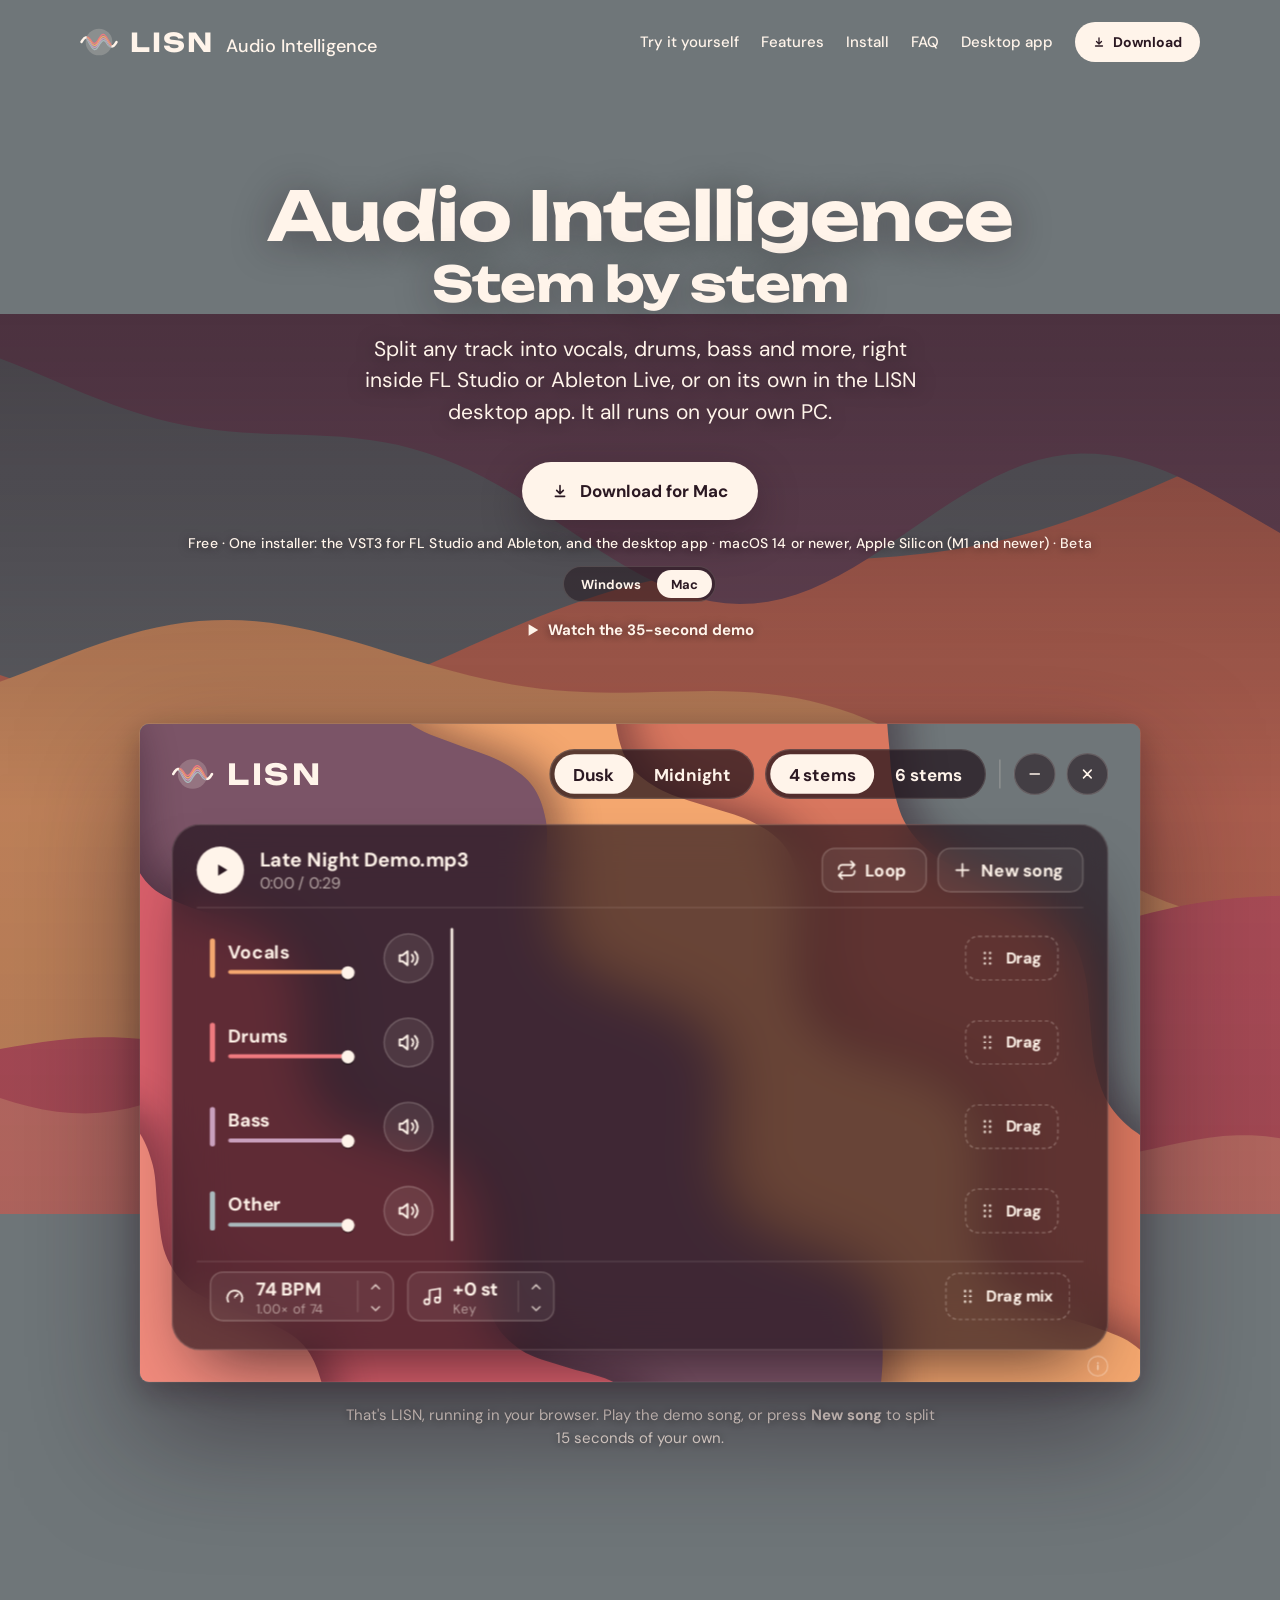
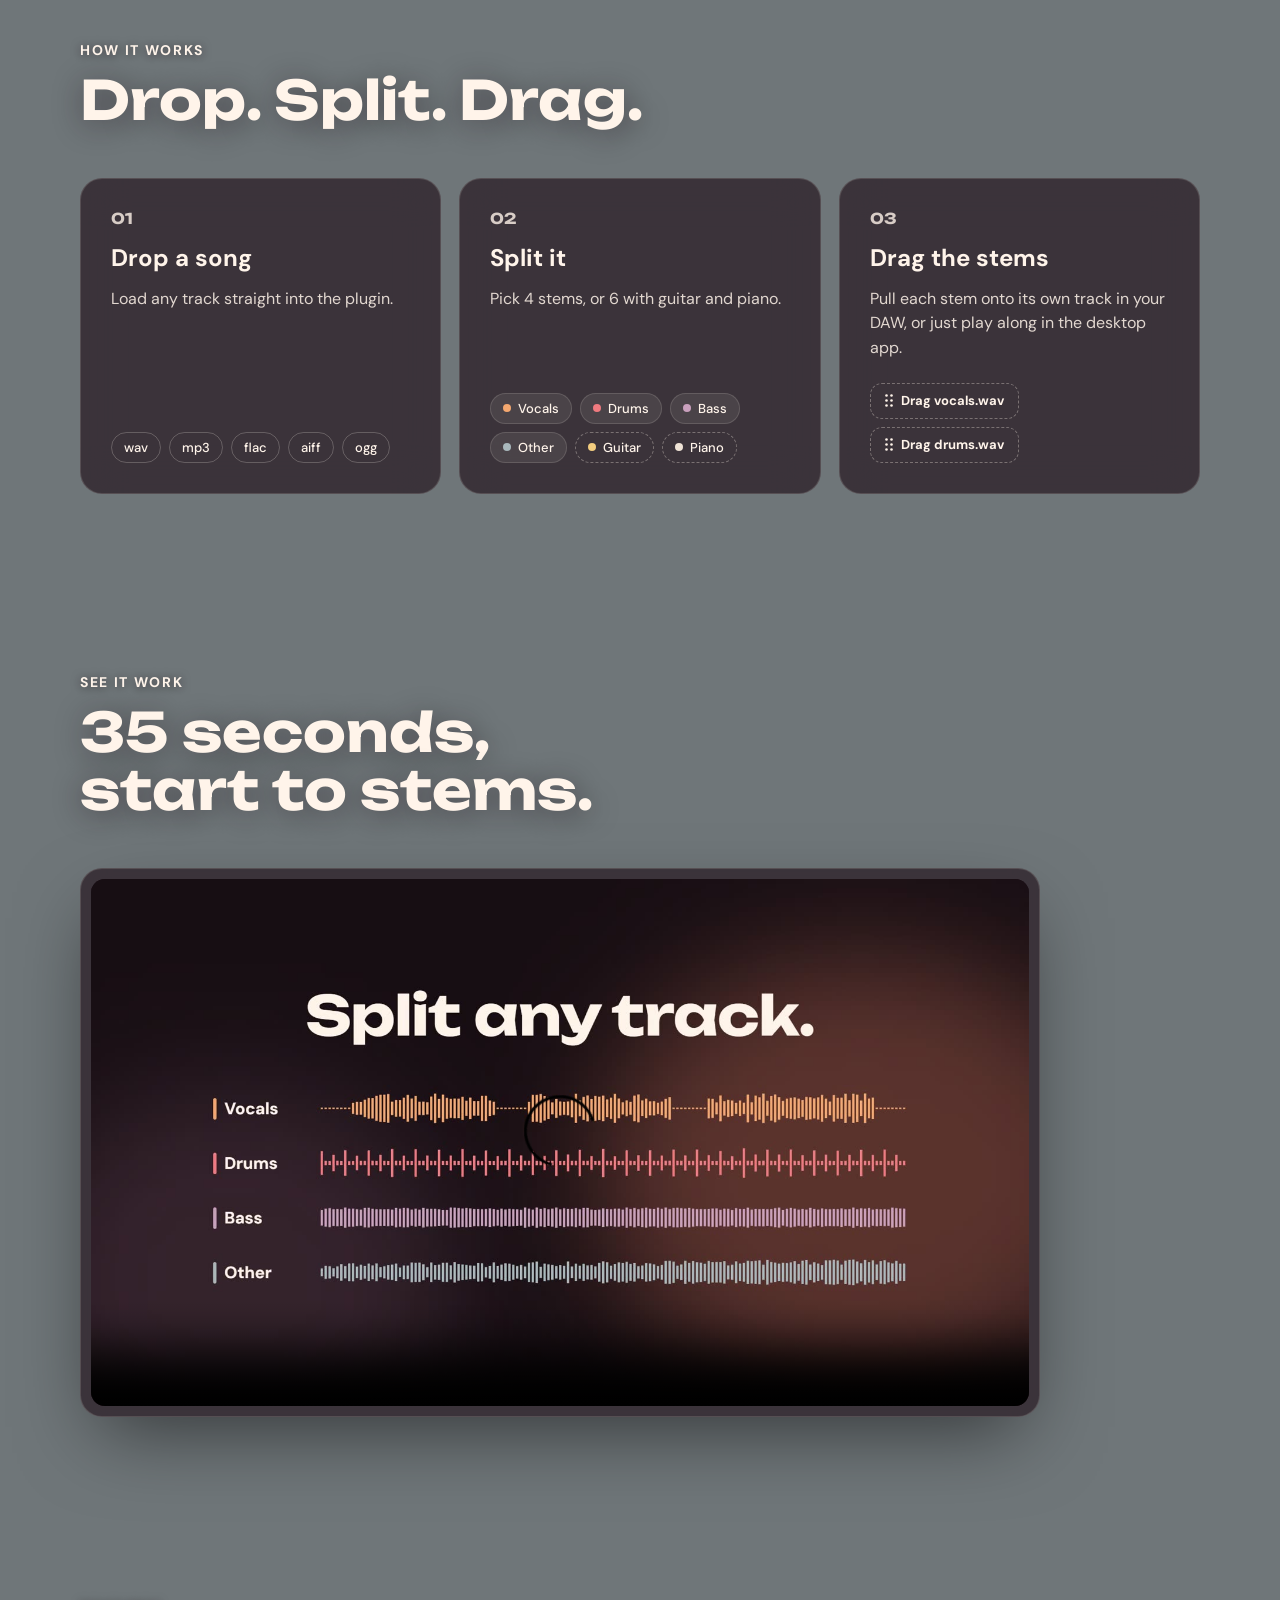
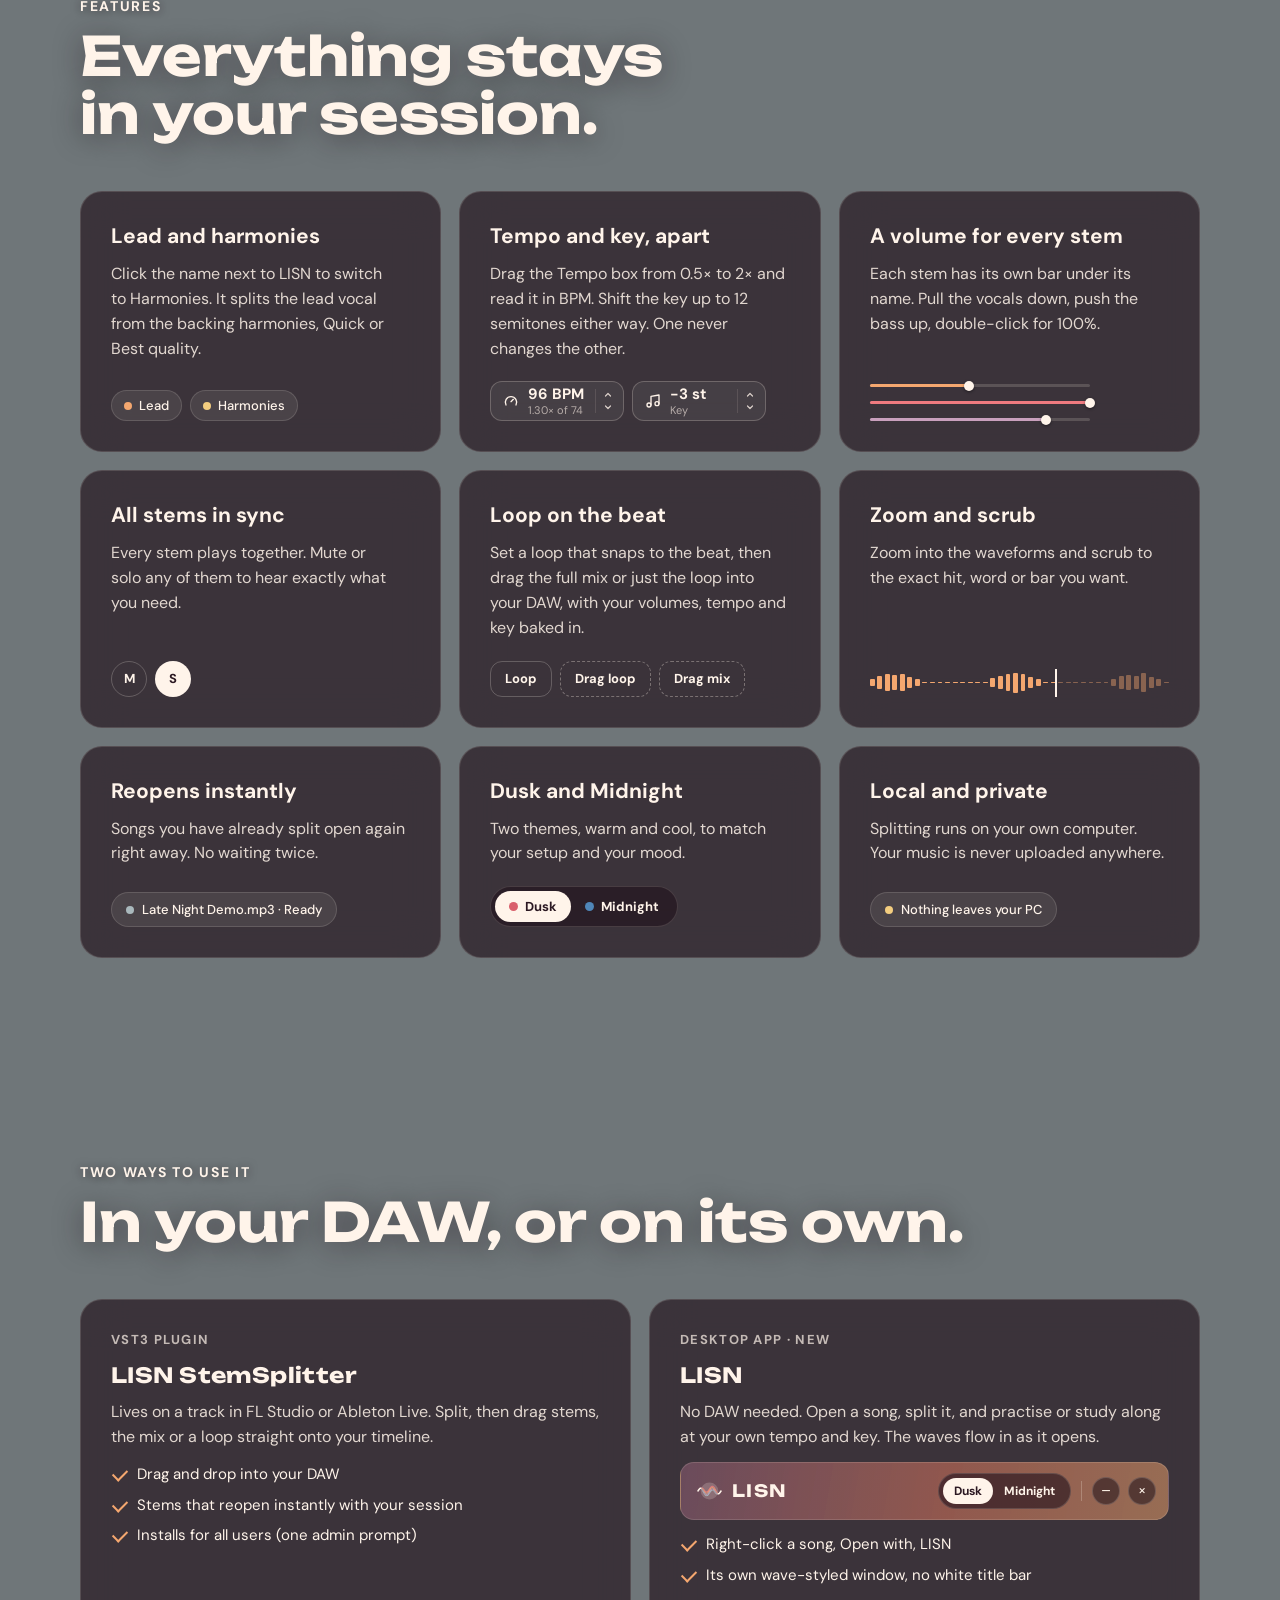
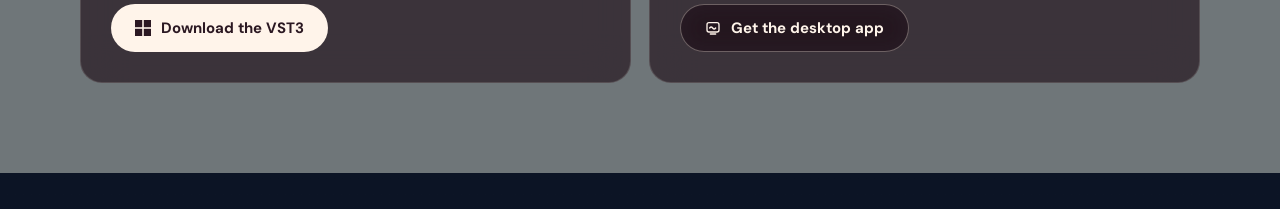
<file: mac/index.html>
<!doctype html>
<html lang="en">
<head>
<meta charset="utf-8">
<title>LISN for Mac</title>
<meta name="robots" content="noindex">
<link rel="canonical" href="https://lisn.digital/">
<!-- The Mac test page is done: LISN for Mac is on the main page now -->
<meta http-equiv="refresh" content="0; url=/?os=mac#download">
</head>
<body><p><a href="/?os=mac#download">LISN for Mac is on the main page.</a></p></body>
</html>
</file>
<file: styles.css>
/* LISN StemSplitter site. Every value comes from the Claude Design export (LISN StemSplitter.dc.html). */

@font-face { font-family: 'DM Sans'; font-style: normal; font-weight: 400 700; font-display: swap; src: url(assets/fonts/dm-sans-latin.woff2) format('woff2'); }
@font-face { font-family: 'Unbounded'; font-style: normal; font-weight: 700; font-display: swap; src: url(assets/fonts/unbounded-700-latin.woff2) format('woff2'); }

html { scroll-behavior: smooth; }
@media (prefers-reduced-motion: reduce) { html { scroll-behavior: auto; } }
* { box-sizing: border-box; }
body { margin: 0; background: #6F7679; color: #FFF4EA; font-family: 'DM Sans', system-ui, sans-serif; -webkit-font-smoothing: antialiased; }
a { color: #FFF4EA; text-underline-offset: 3px; }
a:hover { color: #F4A76F; }
:focus-visible { outline: 2px solid #FFF4EA; outline-offset: 3px; }
summary { list-style: none; }
summary::-webkit-details-marker { display: none; }

/* Stem colours, used through --c */
.vocals { --c: #F4A76F; } .drums { --c: #EF7A7F; } .bass { --c: #C9A0BD; }
.guitar { --c: #F3CD7F; } .piano { --c: #EFE3D6; } .other { --c: #A9B8BC; }

/* Page frame */
/* 100lvh: as tall as the screen with the phone's address bar hidden, so showing or hiding it never resizes the background or uncovers a strip below it */
.bg-waves { position: fixed; inset: 0; width: 100%; height: 100%; height: 100lvh; z-index: 0; display: block; }
.bg-shade { position: fixed; inset: 0; height: 100lvh; z-index: 0; pointer-events: none; background: linear-gradient(180deg, rgba(32, 18, 27, 0.52) 0%, rgba(32, 18, 27, 0.26) 55%, rgba(32, 18, 27, 0.32) 100%); }
.page { position: relative; z-index: 1; min-height: 100vh; display: flex; flex-direction: column; }
main { flex: 1; }
.glass { border-radius: 22px; background: rgba(32, 18, 27, 0.66); border: 1px solid rgba(255, 244, 234, 0.14); -webkit-backdrop-filter: blur(22px); backdrop-filter: blur(22px); }

/* Wordmark */
.brand { display: flex; align-items: baseline; gap: 10px; }
.brand-mark { font-family: 'Unbounded', sans-serif; font-weight: 700; letter-spacing: 0.08em; line-height: 1; }
.brand-name { font-weight: 500; line-height: 1; }
/* The logo kit's glass symbol before "LISN": 1.46 em of the LISN text's size (38 px at 26 px), centred on that text's 1 em line
   box, which centres it on the capitals. The negative margins keep its box under 1 em, so the row and the text don't move. */
.brand-symbol { flex: none; align-self: center; width: 1.46em; height: 1.46em; margin: -0.24em 0; }

/* Header */
.site-header { width: 100%; max-width: 1200px; margin: 0 auto; padding: 22px clamp(16px, 4vw, 40px); display: flex; flex-wrap: wrap; align-items: center; justify-content: space-between; gap: 14px 24px; }
.site-header .brand { gap: 12px; text-decoration: none; }
.site-header .brand:hover { color: #FFF4EA; }
.site-header .brand-mark, .site-header .brand-symbol { font-size: 26px; }
.site-header .brand-name { font-size: 18px; }
.nav { display: flex; flex-wrap: wrap; align-items: center; gap: 8px 22px; }
.nav-link { text-decoration: none; font-weight: 500; font-size: 15px; }
.menu-btn { display: none; }
/* Phone menu (the header wraps below 950 px): a menu button, and the links in a card under the header (the "Website header on a phone" mockup, A) */
@media (max-width: 960px) {
  .site-header { position: relative; z-index: 5; flex-wrap: nowrap; column-gap: 12px; }
  /* Narrower than 390 px the logo and name shrink with the screen so they stay on one line beside the button
     (they need 297 px at full size; the padding, gaps and button take 112) */
  .site-header .brand-mark, .site-header .brand-symbol { font-size: min(26px, calc((100vw - 116px) * 0.095)); }
  .site-header .brand-name { font-size: min(18px, calc((100vw - 116px) * 0.066)); white-space: nowrap; }
  .menu-btn { display: flex; flex: none; align-items: center; justify-content: center; width: 44px; height: 44px; padding: 0; border-radius: 999px; border: 1px solid rgba(255, 244, 234, 0.24); background: rgba(32, 18, 27, 0.55); color: #FFF4EA; cursor: pointer; }
  .menu-btn .i-close, .site-header.open .menu-btn .i-open { display: none; }
  .site-header.open .menu-btn .i-close { display: block; }
  .site-header.open .menu-btn { border-color: rgba(255, 244, 234, 0.4); }
  .site-header.open::before { content: ""; position: fixed; inset: 0; z-index: -1; background: rgba(20, 10, 16, 0.42); }
  .nav { display: none; position: absolute; top: calc(100% + 2px); left: 12px; right: 12px; flex-direction: column; align-items: stretch; gap: 0; padding: 8px; border-radius: 22px; background: rgba(32, 18, 27, 0.9); -webkit-backdrop-filter: blur(22px); backdrop-filter: blur(22px); border: 1px solid rgba(255, 244, 234, 0.14); box-shadow: 0 24px 60px rgba(0, 0, 0, 0.45); }
  .site-header.open .nav { display: flex; }
  .nav-link { display: flex; align-items: center; justify-content: space-between; height: 52px; padding: 0 14px; font-size: 17px; }
  .nav-link + .nav-link { border-top: 1px solid rgba(255, 244, 234, 0.08); }
  .nav-link::after { content: ""; width: 7px; height: 7px; margin-right: 4px; border-top: 2px solid rgba(255, 244, 234, 0.5); border-right: 2px solid rgba(255, 244, 234, 0.5); transform: rotate(45deg); }
  .nav .btn { justify-content: center; height: 50px; margin-top: 8px; font-size: 15px; }
}
.btn { display: inline-flex; align-items: center; gap: 8px; height: 40px; padding: 0 18px; border-radius: 999px; background: #FFF4EA; color: #2B1822; text-decoration: none; font-weight: 700; font-size: 14px; }
.btn:hover { color: #2B1822; }
.btn-lg { gap: 12px; height: 58px; padding: 0 30px; font-size: 17px; box-shadow: 0 14px 40px rgba(32, 18, 27, 0.35); }
.btn-md { gap: 10px; height: 48px; padding: 0 24px; font-size: 15px; align-self: flex-start; margin-top: auto; }
.btn-ghost { background: rgba(32, 18, 27, 0.55); color: #FFF4EA; border: 1px solid rgba(255, 244, 234, 0.32); -webkit-backdrop-filter: blur(14px); backdrop-filter: blur(14px); }
.btn-ghost:hover { color: #FFF4EA; background: rgba(32, 18, 27, 0.75); }
.btn-ghost.btn-lg { box-shadow: 0 14px 40px rgba(32, 18, 27, 0.25); }

/* Hero */
.hero { max-width: 1200px; margin: 0 auto; padding: clamp(40px, 8vw, 96px) clamp(16px, 4vw, 40px) clamp(56px, 8vw, 110px); display: flex; flex-direction: column; align-items: center; text-align: center; }
.hero-title { margin: 0; font-family: 'Unbounded', sans-serif; font-weight: 700; font-size: clamp(30px, 5.6vw, 68px); line-height: 1.06; letter-spacing: -0.01em; text-wrap: balance; text-shadow: 0 4px 40px rgba(32, 18, 27, 0.45); max-width: 16ch; }
.hero-title span { display: block; font-size: 0.72em; margin-top: 0.12em; }
.hero-sub { margin: 24px 0 0; font-size: clamp(17px, 2vw, 21px); line-height: 1.5; max-width: 40ch; text-wrap: pretty; text-shadow: 0 2px 18px rgba(32, 18, 27, 0.5); }
.hero-cta { margin-top: 34px; display: flex; flex-direction: column; align-items: center; gap: 14px; }
.cta-row { display: flex; flex-wrap: wrap; justify-content: center; gap: 12px; }
#download { scroll-margin-top: 140px; }
.fineprint { margin: 0; font-size: 14px; font-weight: 500; letter-spacing: 0.01em; text-shadow: 0 1px 10px rgba(32, 18, 27, 0.6); }

/* The LISN app window in the hero: the desktop app at its own 760 x 500 px, every value from lisn-vst Source/ (Theme.cpp,
   Screens.cpp, StemRow.cpp, Controls.cpp). app.js scales it to the frame (--s), moves the playhead (--head) and draws the waves. */
.app-frame { scroll-margin-top: 24px; position: relative; width: 100%; max-width: 1000px; aspect-ratio: 760 / 500; margin-top: clamp(48px, 7vw, 84px); overflow: hidden; border-radius: 9px; text-align: left; background: #6F7679; box-shadow: 0 50px 120px rgba(32, 18, 27, 0.5), 0 10px 30px rgba(32, 18, 27, 0.3), 0 0 0 1px rgba(255, 244, 234, 0.12); }
.app { --s: 1; --head: 0; --ground: #6F7679; --tint: 32, 18, 27; --vocals: #F4A76F; --drums: #EF7A7F; --bass: #C9A0BD; --other: #A9B8BC;
  position: absolute; left: 0; top: 0; width: 760px; height: 500px; transform: scale(var(--s)); transform-origin: 0 0; background: var(--ground); color: #FFF4EA; -webkit-user-select: none; user-select: none; }
.app[data-theme="midnight"] { --ground: #152238; --tint: 8, 14, 28; --vocals: #F3B98A; --drums: #6FD3C6; --bass: #A9B4FF; --other: #8DB8DB; }
.app [hidden] { display: none !important; }
.app button { margin: 0; font-family: inherit; color: inherit; cursor: pointer; }
.app .ic { fill: none; stroke: currentColor; stroke-width: 2; stroke-linecap: round; stroke-linejoin: round; flex: none; }
.app .vocals { --c: var(--vocals); } .app .drums { --c: var(--drums); } .app .bass { --c: var(--bass); } .app .other { --c: var(--other); }
.app-waves { position: absolute; left: 0; top: 0; width: 760px; height: 500px; display: block; }
.app-header { position: absolute; left: 24px; top: 16px; width: 712px; height: 44px; display: flex; align-items: center; justify-content: space-between; }
.app-logo { display: flex; align-items: center; gap: 10px; font-family: 'Unbounded', sans-serif; font-weight: 700; font-size: 22px; letter-spacing: 0.08em; line-height: 1; }
.app-logo img { display: block; }
.app-right { display: flex; align-items: center; }
.app.busy .app-right { opacity: 0.55; pointer-events: none; }
.app-pill { display: flex; gap: 2px; padding: 3px; border-radius: 999px; border: 1px solid rgba(255, 244, 234, 0.14); background: rgba(var(--tint), 0.72); }
.app-pill + .app-pill { margin-left: 8px; }
.app-pill button { height: 30px; padding: 0 14px; border: 0; border-radius: 999px; background: none; font-weight: 700; font-size: 13px; }
.app-pill .on { background: #FFF4EA; color: #2B1822; }
.app-sep { width: 1px; height: 22px; margin: 0 10px; background: rgba(255, 244, 234, 0.24); }
.app-wbtn { width: 32px; height: 32px; box-sizing: border-box; border-radius: 50%; border: 1px solid rgba(255, 244, 234, 0.18); background: rgba(32, 18, 27, 0.55); display: flex; align-items: center; justify-content: center; }
.app-wbtn .ic { stroke-width: 2; }
.app-wbtn + .app-wbtn { margin-left: 8px; }
.app-panel { position: absolute; left: 24px; top: 76px; width: 712px; height: 400px; box-sizing: border-box; border-radius: 22px; border: 1px solid rgba(255, 244, 234, 0.14); background: rgba(var(--tint), 0.66); -webkit-backdrop-filter: blur(18px); backdrop-filter: blur(18px); box-shadow: 0 26px 50px -22px rgba(20, 8, 16, 0.75); }
.app-panel.error { background: rgba(var(--tint), 0.7); }
.app-panel.drop { box-shadow: 0 26px 50px -22px rgba(20, 8, 16, 0.75), inset 0 0 0 2px rgba(255, 244, 234, 0.7); }
.app-info { position: absolute; left: 720px; top: 480px; width: 16px; height: 16px; box-sizing: border-box; border-radius: 50%; border: 1px solid rgba(255, 244, 234, 0.35); display: flex; align-items: center; justify-content: center; fill: rgba(255, 244, 234, 0.55); stroke: rgba(255, 244, 234, 0.55); stroke-width: 2.4; stroke-linecap: round; }
.app-info circle { stroke: none; }

/* The stems screen (panel content box: the app's coordinates less the 1 px border) */
.app-play { position: absolute; left: 18px; top: 16px; width: 36px; height: 36px; padding: 0; border: 0; border-radius: 50%; background: #FFF4EA; display: flex; align-items: center; justify-content: center; fill: #2B1822; }
.app-play::after { content: ""; position: absolute; inset: -10px; }   /* a bigger target when the window is scaled down */
.app-play:disabled { cursor: progress; }
.app-play .i-play { margin-left: 2px; }
.app-play .i-pause, .app.playing .app-play .i-play { display: none; }
.app.playing .app-play .i-pause { display: block; }
.app-song { position: absolute; left: 66px; top: 17px; width: 400px; }
.app-song b { display: block; font-size: 15px; line-height: 18px; white-space: nowrap; overflow: hidden; text-overflow: ellipsis; }
.app-song span { display: block; margin-top: 2px; font-size: 12px; line-height: 14.4px; color: rgba(255, 244, 234, 0.64); white-space: nowrap; }
.app-tools { position: absolute; right: 18px; top: 17px; display: flex; gap: 8px; }
.app-btn { height: 34px; box-sizing: border-box; padding: 0 14px 0 10px; display: flex; align-items: center; gap: 6px; border-radius: 10px; border: 1px solid rgba(255, 244, 234, 0.22); background: rgba(255, 244, 234, 0.06); font-weight: 700; font-size: 13px; white-space: nowrap; }
.app-hr { position: absolute; left: 18px; width: 674px; height: 1px; background: rgba(255, 244, 234, 0.12); }
.app-row { position: absolute; left: 18px; width: 674px; height: 56px; }
.app-mark, .app-name, .app-vol, .app-wave { transition: opacity 0.12s; }
.app-row.muted .app-mark, .app-row.muted .app-name, .app-row.muted .app-vol, .app-row.muted .app-wave { opacity: 0.38; }
.app-mark { position: absolute; left: 10px; top: 13px; width: 4px; height: 30px; border-radius: 2px; background: var(--c); }
.app-name { position: absolute; left: 24px; top: 16px; font-weight: 700; font-size: 14px; line-height: 14px; }
.app-vol { --v: 1; position: absolute; left: 24px; top: 32.5px; width: 96px; height: 12px; cursor: pointer; touch-action: none; }
.app-vol::before { content: ""; position: absolute; left: 0; right: 0; top: 4.5px; height: 3px; border-radius: 1.5px; background: linear-gradient(90deg, var(--c) calc(5px + 86px * var(--v)), rgba(255, 244, 234, 0.16) 0); }
.app-vol::after { content: ""; position: absolute; top: 1px; left: calc(86px * var(--v)); width: 10px; height: 10px; border-radius: 50%; background: #FFF4EA; box-shadow: 0 1px 0 rgba(0, 0, 0, 0.45); }
.app-light { position: absolute; left: 142px; top: 9px; width: 38px; height: 38px; padding: 0; box-sizing: border-box; border-radius: 50%; border: 1px solid rgba(255, 244, 234, 0.22); background: rgba(255, 244, 234, 0.08); display: flex; align-items: center; justify-content: center; }
.app-light .i-off, .app-row.muted .app-light .i-on { display: none; }
.app-row.muted .app-light .i-off { display: block; color: rgba(255, 244, 234, 0.5); }
.app-wave { position: absolute; left: 194px; top: 5px; width: 376px; height: 46px; cursor: pointer; touch-action: none; }
.app-wave svg { position: absolute; left: 0; top: 5px; width: 376px; height: 36px; fill: var(--c); }
.app-wave .rest { opacity: 0.3; }
.app-wave .played { clip-path: inset(0 calc(376px - 376px * var(--head)) 0 0); }
.app-head { position: absolute; left: calc(211px + 376px * var(--head)); top: 78px; width: 2px; height: 238px; border-radius: 1px; background: #FFF4EA; pointer-events: none; }
.app-chip { position: absolute; left: 584px; top: 11px; height: 34px; box-sizing: border-box; padding: 0 12px 0 8px; display: flex; align-items: center; gap: 6px; border-radius: 10px; border: 1px dashed rgba(255, 244, 234, 0.3); background: none; font-weight: 700; font-size: 12px; }
.app-chip .ic { stroke-width: 3; color: rgba(255, 244, 234, 0.82); }
.app-mix { left: auto; right: 28px; top: 340px; height: 36px; }
.app-box { position: absolute; top: 339px; height: 38px; box-sizing: border-box; padding: 0; border-radius: 10px; border: 1px solid rgba(255, 244, 234, 0.22); background: rgba(255, 244, 234, 0.06); text-align: left; }
.app-box > .ic { position: absolute; left: 10px; top: 10px; }
.app-box b { position: absolute; left: 34px; top: 5px; font-size: 14px; line-height: 15px; white-space: nowrap; }
.app-box small { position: absolute; left: 34px; top: 22px; font-size: 10px; line-height: 11px; color: rgba(255, 244, 234, 0.55); white-space: nowrap; }
.app-chev { position: absolute; right: 0; top: 6px; width: 27px; height: 24px; border-left: 1px solid rgba(255, 244, 234, 0.14); color: rgba(255, 244, 234, 0.75); }
.app-chev svg { position: absolute; left: 6px; top: -2px; }
.app-chev svg + svg { top: 14px; }

/* Splitting (SplittingScreen) and the errors (ErrorScreen) */
.app-splitting { position: absolute; inset: 0; display: flex; flex-direction: column; align-items: center; justify-content: center; text-align: center; }
.app-split-song { font-size: 15px; line-height: 19px; max-width: 520px; white-space: nowrap; overflow: hidden; text-overflow: ellipsis; }
.app-split-what { margin-top: 4px; font-size: 13px; line-height: 17px; color: rgba(255, 244, 234, 0.68); }
.app-pct { margin-top: 18px; font-family: 'Unbounded', sans-serif; font-weight: 700; font-size: 40px; line-height: 50px; }
.app-track { margin-top: 18px; display: block; overflow: visible; fill: none; stroke-width: 4; stroke-linecap: round; stroke-linejoin: round; }
.app-track .rest { stroke: rgba(255, 244, 234, 0.2); }
.app-track .done { stroke: var(--vocals); }
.app-track .halo { fill: var(--vocals); fill-opacity: 0.35; stroke: none; }
.app-track .knob { fill: #FFF4EA; stroke: none; }
.app-cancel { margin-top: 18px; height: 36px; padding: 0 18px; border-color: rgba(255, 244, 234, 0.3); }
.app-splitting p { margin: 18px 0 0; width: 420px; font-size: 12px; line-height: 18px; color: rgba(255, 244, 234, 0.6); }
.app-error { position: absolute; left: 95px; top: 0; bottom: 0; width: 520px; display: flex; flex-direction: column; justify-content: center; gap: 16px; }
.app-error-title { display: flex; align-items: center; gap: 14px; }
.app-error-title b { font-family: 'Unbounded', sans-serif; font-size: 20px; line-height: 1.25; }
.app-alert { width: 44px; height: 44px; flex: none; border-radius: 50%; background: color-mix(in srgb, var(--drums) 18%, transparent); color: var(--drums); display: flex; align-items: center; justify-content: center; }
.app-error p { margin: 0; font-size: 14px; line-height: 1.55; color: rgba(255, 244, 234, 0.8); }
.app-error-buttons { display: flex; gap: 10px; margin-top: 4px; }
.app-error-buttons .app-btn { height: 38px; padding: 0 16px; border-color: rgba(255, 244, 234, 0.3); }
.app-primary { height: 38px; box-sizing: border-box; padding: 0 18px; display: flex; align-items: center; border-radius: 10px; background: #FFF4EA; color: #2B1822; text-decoration: none; font-weight: 700; font-size: 13px; white-space: nowrap; }
.app-primary:hover { color: #2B1822; }

/* "In the free app": the note an app-only control opens */
.app-pop { position: absolute; z-index: 2; width: 262px; box-sizing: border-box; padding: 14px 16px 16px; border-radius: 12px; border: 1px solid rgba(255, 244, 234, 0.16); background: rgba(var(--tint), 0.94); box-shadow: 0 18px 40px rgba(0, 0, 0, 0.35); display: flex; flex-direction: column; gap: 8px; -webkit-user-select: text; user-select: text; }
.app-pop-kicker { display: flex; align-items: center; gap: 8px; font-size: 11px; font-weight: 700; letter-spacing: 0.08em; text-transform: uppercase; color: var(--vocals); }
.app-pop b { font-size: 14px; line-height: 1.35; }
.app-pop p { margin: 0; font-size: 12px; line-height: 1.5; color: rgba(255, 244, 234, 0.72); }
.app-pop div { display: flex; align-items: center; gap: 12px; margin-top: 4px; }
.app-pop .app-primary { height: 32px; padding: 0 14px; border-radius: 9px; font-size: 12px; }
.app-pop-close { padding: 0; border: 0; background: none; font-weight: 700; font-size: 12px; color: rgba(255, 244, 234, 0.7) !important; }
.app-caption { margin: 22px 0 0; font-size: 15px; line-height: 1.5; max-width: 60ch; text-wrap: pretty; text-shadow: 0 1px 10px rgba(32, 18, 27, 0.6); }

/* Segmented pills and tool chips (the Features cards, the app titlebar) */
.seg { display: flex; padding: 4px; border-radius: 999px; background: rgba(32, 18, 27, 0.6); border: 1px solid rgba(255, 244, 234, 0.14); }
.seg > span { white-space: nowrap; flex: none; display: inline-flex; align-items: center; gap: 7px; padding: 7px 14px; border-radius: 999px; font-weight: 700; font-size: 13px; }
.seg > .on { background: #FFF4EA; color: #2B1822; }
.tool { white-space: nowrap; flex: none; display: inline-flex; align-items: center; gap: 8px; height: 38px; padding: 0 14px; border-radius: 12px; border: 1px solid rgba(255, 244, 234, 0.22); font-weight: 700; font-size: 13px; }
.tool.dashed { border: 1px dashed rgba(255, 244, 234, 0.32); }
.tool.sm { height: 36px; }
.mini-wave i { flex: 1 1 0; min-width: 1px; border-radius: 1px; opacity: 0.42; }
.mini-wave i:nth-child(-n+25) { opacity: 1; }   /* the played part: bars left of the playhead */

/* Tempo and Key boxes (the Features cards) */
.tbox { flex: none; display: inline-flex; align-items: center; gap: 9px; height: 44px; padding: 0 4px 0 12px; border-radius: 12px; border: 1px solid rgba(255, 244, 234, 0.22); background: rgba(255, 244, 234, 0.06); }
.tbox-v { display: flex; flex-direction: column; gap: 3px; line-height: 1; min-width: 58px; }
.tbox-v b { font-size: 15px; white-space: nowrap; }
.tbox-v small { font-size: 11px; opacity: 0.6; white-space: nowrap; }
.chev { display: flex; flex-direction: column; padding: 0 5px 0 6px; border-left: 1px solid rgba(255, 244, 234, 0.14); opacity: 0.8; }
.tbox.sm { height: 40px; }
.vol-stack { display: flex; flex-direction: column; gap: 14px; margin-top: auto; padding-top: 12px; }
.vol-stack span { position: relative; height: 3px; border-radius: 2px; background: rgba(255, 244, 234, 0.16); max-width: 220px; }
.vol-stack i { position: absolute; left: 0; top: 0; bottom: 0; width: var(--v); border-radius: 2px; background: var(--c); }
.vol-stack i::after { content: ""; position: absolute; right: -5px; top: 50%; width: 10px; height: 10px; margin-top: -5px; border-radius: 50%; background: #FFF4EA; box-shadow: 0 1px 3px rgba(0, 0, 0, 0.45); }

/* The promo video */
.demo-link { display: inline-flex; align-items: center; gap: 8px; margin-top: 4px; font-weight: 700; font-size: 15px; text-decoration: none; text-shadow: 0 1px 10px rgba(32, 18, 27, 0.6); }
.section-demo { padding-top: clamp(24px, 4vw, 48px); scroll-margin-top: 16px; }
.promo { max-width: 960px; margin: clamp(28px, 4vw, 48px) 0 0; padding: 10px; border-radius: 22px; background: rgba(32, 18, 27, 0.66); border: 1px solid rgba(255, 244, 234, 0.14); -webkit-backdrop-filter: blur(14px); backdrop-filter: blur(14px); box-shadow: 0 30px 80px -20px rgba(0, 0, 0, 0.55); }
.promo video { display: block; width: 100%; height: auto; aspect-ratio: 16 / 9; border-radius: 14px; background: #20121B; }
@media (max-width: 640px) { .promo { padding: 6px; border-radius: 16px; } .promo video { border-radius: 11px; } }

/* Two ways to use it */
.section-apps { padding-top: 0; padding-bottom: clamp(64px, 9vw, 120px); scroll-margin-top: 16px; }
.cards-apps { grid-template-columns: repeat(auto-fit, minmax(min(100%, 400px), 1fr)); }
.app-card { gap: 14px; }
.app-card h3 { font-family: 'Unbounded', sans-serif; font-size: 24px; letter-spacing: 0.02em; }
.card .app-kind { font-size: 13px; font-weight: 700; letter-spacing: 0.1em; text-transform: uppercase; opacity: 0.7; }
.ticks { list-style: none; margin: 2px 0 6px; padding: 0; display: flex; flex-direction: column; gap: 9px; font-size: 15px; }
.ticks li { position: relative; padding-left: 26px; line-height: 1.45; }
.ticks li::before { content: ""; position: absolute; left: 2px; top: 5px; width: 12px; height: 7px; border-left: 2px solid #F4A76F; border-bottom: 2px solid #F4A76F; transform: rotate(-45deg); }
.titlebar { display: flex; align-items: center; justify-content: space-between; gap: 12px; padding: 10px 12px 10px 16px; border-radius: 14px; background: linear-gradient(100deg, rgba(123, 84, 103, 0.75), rgba(217, 119, 95, 0.55) 55%, rgba(244, 167, 111, 0.5)); border: 1px solid rgba(255, 244, 234, 0.14); }
.titlebar .brand-mark, .titlebar .brand-symbol { font-size: 17px; }
.tb-right { display: flex; align-items: center; gap: 8px; }
.tb-seg > span { padding: 5px 11px; font-size: 12px; }
.tb-sep { width: 1px; height: 20px; background: rgba(255, 244, 234, 0.24); margin: 0 2px; }
.tb-btn { width: 28px; height: 28px; border-radius: 50%; border: 1px solid rgba(255, 244, 234, 0.18); background: rgba(32, 18, 27, 0.55); display: flex; align-items: center; justify-content: center; font-size: 15px; line-height: 1; }
.install-for { margin: clamp(28px, 4vw, 44px) 0 0; font-weight: 700; font-size: 15px; letter-spacing: 0.08em; text-transform: uppercase; opacity: 0.85; }
.install-for + .install-list { margin-top: 14px; }
@media (max-width: 520px) { .tb-seg { display: none; } }

/* Sections */
.section { max-width: 1200px; margin: 0 auto; padding: clamp(40px, 7vw, 90px) clamp(16px, 4vw, 40px); }
.section-features { padding-bottom: clamp(64px, 9vw, 120px); scroll-margin-top: 16px; }
.section-reqs { padding-top: clamp(64px, 9vw, 120px); padding-bottom: clamp(40px, 6vw, 70px); }
.section-faq { padding-top: clamp(40px, 6vw, 70px); padding-bottom: clamp(64px, 9vw, 120px); scroll-margin-top: 16px; }
.kicker { margin: 0 0 12px; font-weight: 700; font-size: 14px; letter-spacing: 0.12em; text-transform: uppercase; text-shadow: 0 1px 10px rgba(32, 18, 27, 0.6); }
.section-title { margin: 0; font-family: 'Unbounded', sans-serif; font-weight: 700; font-size: clamp(28px, 5vw, 54px); line-height: 1.08; max-width: 18ch; text-wrap: balance; text-shadow: 0 4px 30px rgba(32, 18, 27, 0.45); }

/* How it works and Features cards */
.cards { list-style: none; margin: clamp(28px, 4vw, 48px) 0 0; padding: 0; display: grid; grid-template-columns: repeat(auto-fit, minmax(min(100%, 290px), 1fr)); gap: 18px; }
.cards-features { grid-template-columns: repeat(auto-fit, minmax(min(100%, 320px), 1fr)); }
.card { display: flex; flex-direction: column; gap: 12px; padding: clamp(22px, 3vw, 30px); }
.card h3 { margin: 0; font-size: 21px; font-weight: 700; }
.card p { margin: 0; font-size: 16px; line-height: 1.55; opacity: 0.85; }
.cards-features .card p { text-wrap: pretty; }
.cards-how .card { gap: 14px; }
.cards-how .card h3 { font-size: 24px; }
.step-no { font-family: 'Unbounded', sans-serif; font-weight: 700; font-size: 15px; opacity: 0.8; }
.chips { display: flex; flex-wrap: wrap; gap: 8px; margin-top: auto; padding-top: 8px; }
.chip { white-space: nowrap; flex: none; padding: 6px 12px; border-radius: 999px; border: 1px solid rgba(255, 244, 234, 0.22); font-size: 13px; font-weight: 500; }
.stem-chip { display: inline-flex; align-items: center; gap: 7px; background: rgba(255, 244, 234, 0.08); border-color: rgba(255, 244, 234, 0.14); }
.stem-chip.extra { background: none; border: 1px dashed rgba(255, 244, 234, 0.32); }
.status { white-space: nowrap; flex: none; display: inline-flex; align-items: center; gap: 8px; padding: 8px 14px; border-radius: 999px; background: rgba(255, 244, 234, 0.08); border: 1px solid rgba(255, 244, 234, 0.14); font-size: 13px; font-weight: 500; }
.dot { width: 8px; height: 8px; border-radius: 50%; background: var(--c); }
.dot.lg { width: 9px; height: 9px; }
.ms { width: 36px; height: 36px; border-radius: 50%; border: 1px solid rgba(255, 244, 234, 0.22); display: flex; align-items: center; justify-content: center; font-weight: 700; font-size: 13px; }
.ms.on { background: #FFF4EA; color: #2B1822; }
.mini-wave { display: flex; align-items: center; gap: 0.9%; height: 36px; margin-top: auto; padding-top: 8px; position: relative; }
.mini-wave i { background: #F4A76F; }
.mini-wave .playhead { position: absolute; top: 8px; bottom: 0; left: 62%; width: 2px; background: #FFF4EA; }

/* Install, on Midnight */
.midnight { position: relative; overflow: hidden; background: #152238; }
.midnight-waves { position: absolute; inset: 0; width: 100%; height: 100%; display: block; }
.midnight-shade { position: absolute; inset: 0; background: linear-gradient(180deg, rgba(8, 14, 28, 0.5), rgba(8, 14, 28, 0.28)); }
.midnight-inner { position: relative; max-width: 1200px; margin: 0 auto; padding: clamp(64px, 9vw, 120px) clamp(16px, 4vw, 40px); }
.midnight .kicker { text-shadow: 0 1px 10px rgba(8, 14, 28, 0.6); }
.midnight .section-title { text-shadow: 0 4px 30px rgba(8, 14, 28, 0.5); }
.install-list { list-style: none; margin: clamp(28px, 4vw, 48px) 0 0; padding: clamp(8px, 1.5vw, 14px) clamp(18px, 3vw, 36px); border-radius: 22px; background: rgba(8, 14, 28, 0.66); border: 1px solid rgba(255, 244, 234, 0.14); -webkit-backdrop-filter: blur(22px); backdrop-filter: blur(22px); max-width: 900px; }
.install-list > li { display: grid; grid-template-columns: 40px minmax(0, 1fr); gap: 18px; padding: 22px 0; border-bottom: 1px solid rgba(255, 244, 234, 0.12); }
.install-list > li:last-child { border-bottom: 0; }
.install-list h3 { margin: 7px 0 0; font-size: 19px; font-weight: 700; }
.pretty { text-wrap: pretty; }
.step-num { width: 40px; height: 40px; border-radius: 50%; background: #FFF4EA; color: #152238; display: flex; align-items: center; justify-content: center; font-family: 'Unbounded', sans-serif; font-weight: 700; font-size: 15px; }
.step-body { display: flex; flex-direction: column; gap: 12px; min-width: 0; }
.step-body.tight { gap: 10px; }
.step-body.loose { gap: 14px; }
.click-row { display: flex; flex-wrap: wrap; align-items: center; gap: 8px; font-size: 15px; }
.key { white-space: nowrap; flex: none; padding: 6px 12px; border-radius: 999px; background: rgba(255, 244, 234, 0.1); border: 1px solid rgba(255, 244, 234, 0.2); font-weight: 700; font-size: 14px; }
.note { margin: 0; font-size: 15px; line-height: 1.55; opacity: 0.82; }
.daw { display: flex; flex-direction: column; gap: 8px; }
.daw-name { font-weight: 700; font-size: 14px; opacity: 0.82; }
.crumbs { display: flex; flex-wrap: wrap; align-items: center; gap: 6px; font-size: 14px; }
.crumb { white-space: nowrap; flex: none; padding: 5px 11px; border-radius: 999px; background: rgba(255, 244, 234, 0.1); border: 1px solid rgba(255, 244, 234, 0.2); font-weight: 500; }
.sep { opacity: 0.6; }

/* Requirements */
.reqs { margin: clamp(28px, 4vw, 48px) 0 0; display: grid; grid-template-columns: repeat(auto-fit, minmax(min(100%, 210px), 1fr)); gap: 1px; border-radius: 22px; overflow: hidden; background: rgba(255, 244, 234, 0.14); border: 1px solid rgba(255, 244, 234, 0.14); }
.reqs > div { padding: 22px 24px; background: rgba(32, 18, 27, 0.72); }
.reqs dt { font-size: 13px; font-weight: 700; letter-spacing: 0.08em; text-transform: uppercase; opacity: 0.75; }
.reqs dd { margin: 8px 0 0; font-size: 17px; font-weight: 500; line-height: 1.45; }

/* FAQ */
.faq { margin-top: clamp(28px, 4vw, 48px); display: flex; flex-direction: column; gap: 12px; }
.faq summary { display: flex; justify-content: space-between; align-items: center; gap: 16px; padding: 20px 24px; cursor: pointer; font-weight: 700; font-size: 18px; }
.faq-plus { flex: none; width: 30px; height: 30px; border-radius: 50%; border: 1px solid rgba(255, 244, 234, 0.22); display: flex; align-items: center; justify-content: center; font-weight: 500; }
details[open] .faq-plus { transform: rotate(45deg); }
.faq p { margin: 0; padding: 0 24px 22px; font-size: 16px; line-height: 1.6; opacity: 0.88; overflow-wrap: anywhere; }
.faq code { font: inherit; font-weight: 500; padding: 2px 8px; border-radius: 8px; background: rgba(255, 244, 234, 0.1); }

/* Footer */
.site-footer { background: rgba(32, 18, 27, 0.78); border-top: 1px solid rgba(255, 244, 234, 0.14); -webkit-backdrop-filter: blur(22px); backdrop-filter: blur(22px); }
.footer-inner { max-width: 1200px; margin: 0 auto; padding: 32px clamp(16px, 4vw, 40px) 40px; display: flex; flex-direction: column; gap: 18px; }
.footer-top { display: flex; flex-wrap: wrap; align-items: center; justify-content: space-between; gap: 14px 24px; }
.site-footer .brand-mark, .site-footer .brand-symbol { font-size: 20px; }
.site-footer .brand-name { font-size: 15px; }
.footer-links { display: flex; flex-wrap: wrap; align-items: center; gap: 8px 20px; font-size: 14px; }
.footer-links a { font-weight: 500; }
.credits { margin: 0; font-size: 13px; line-height: 1.6; opacity: 0.78; max-width: 70ch; }

/* The optional newsletter dialog after a first download (the newsletter-prompt mockup, A) */
.news { width: min(480px, calc(100vw - 32px)); box-sizing: border-box; padding: 30px 32px 28px; border-radius: 22px; border: 1px solid rgba(255, 244, 234, 0.14); background: rgba(32, 18, 27, 0.94); color: #FFF4EA; box-shadow: 0 40px 100px rgba(0, 0, 0, 0.45); }
.news::backdrop { background: rgba(20, 10, 16, 0.55); -webkit-backdrop-filter: blur(3px); backdrop-filter: blur(3px); }
.news-ask, .news-done { display: flex; flex-direction: column; gap: 14px; }
.news [hidden] { display: none; }
.news-started { display: flex; align-items: center; gap: 10px; font-size: 13px !important; font-weight: 700; }
.news-tick, .news-mail { flex: none; width: 22px; height: 22px; border-radius: 50%; background: rgba(244, 167, 111, 0.2); display: flex; align-items: center; justify-content: center; }
.news-mail { width: 44px; height: 44px; }
.news h2 { margin: 2px 0 0; font-family: 'Unbounded', sans-serif; font-size: 24px; line-height: 1.2; }
.news p { margin: 0; font-size: 15px; line-height: 1.55; color: rgba(255, 244, 234, 0.82); }
.news label { margin-top: 6px; font-size: 13px; font-weight: 700; }
.news input { height: 48px; margin-top: -6px; box-sizing: border-box; padding: 0 16px; border-radius: 12px; border: 1px solid rgba(255, 244, 234, 0.24); background: rgba(255, 244, 234, 0.08); color: #FFF4EA; font: 500 16px 'DM Sans', system-ui, sans-serif; }
.news input::placeholder { color: rgba(255, 244, 234, 0.5); }
.news-buttons { display: flex; flex-wrap: wrap; align-items: center; gap: 14px; margin-top: 4px; }
.news .btn { margin-top: 0; border: 0; font-family: inherit; cursor: pointer; }
.news .btn:disabled { opacity: 0.6; cursor: progress; }
.news-no { height: 48px; padding: 0 16px; border: 0; background: none; color: rgba(255, 244, 234, 0.85); font: 700 15px 'DM Sans', system-ui, sans-serif; cursor: pointer; }
.news .news-small { font-size: 12px; line-height: 1.5; color: rgba(255, 244, 234, 0.6); }
.news .news-error { font-size: 14px; color: #F4A76F; }

/* Windows | Mac (the Mac download mockup, B): <html data-os> is set before the page paints; without it, Windows */
html:not([data-os="mac"]) .mac-only, html[data-os="mac"] .win-only { display: none; }
.os-switch { display: flex; gap: 2px; padding: 3px; border-radius: 999px; background: rgba(32, 18, 27, 0.5); border: 1px solid rgba(255, 244, 234, 0.14); }
.os-switch button { height: 28px; padding: 0 14px; border: 0; border-radius: 999px; background: none; color: #FFF4EA; font: 700 13px 'DM Sans', system-ui, sans-serif; cursor: pointer; }
.os-switch [aria-pressed="true"] { background: #FFF4EA; color: #2B1822; }

/* The pop-up's Mac steps (the Mac steps mockup, B) */
.news-steps { display: flex; flex-direction: column; gap: 14px; }
.news-steps:not([hidden]) + .news-ask:not([hidden]) { margin-top: 22px; padding-top: 22px; border-top: 1px solid rgba(255, 244, 234, 0.12); }
.news-steps ol { list-style: none; margin: 0; padding: 0; display: flex; flex-direction: column; gap: 12px; counter-reset: step; }
.news-steps li { position: relative; padding-left: 36px; font-size: 15px; line-height: 1.55; color: rgba(255, 244, 234, 0.88); counter-increment: step; }
.news-steps li::before { content: counter(step); position: absolute; left: 0; top: 0; width: 24px; height: 24px; border-radius: 50%; background: #F4A76F; color: #2B1822; font-weight: 700; font-size: 12px; display: flex; align-items: center; justify-content: center; }
.news-steps .key { padding: 2px 9px; font-size: 13px; }

/* The two macOS windows in the Mac install steps, drawn in a neutral Mac look */
.macwin { max-width: 460px; color: #1d1d1f; background: #ececec; border-radius: 12px; box-shadow: 0 12px 34px rgba(0, 0, 0, 0.35); font: 13px/1.4 -apple-system, BlinkMacSystemFont, 'Segoe UI', system-ui, sans-serif; overflow: hidden; }
.macwin-dots { display: flex; gap: 7px; padding: 10px 12px 0; }
.macwin-dots i { width: 11px; height: 11px; border-radius: 50%; background: #ff5f57; }
.macwin-dots i:nth-child(2) { background: #febc2e; }
.macwin-dots i:nth-child(3) { background: #28c840; }
.macwin-body { display: flex; gap: 14px; align-items: flex-start; padding: 12px 16px 16px; }
.macwin-icon { flex: none; width: 44px; height: 44px; border-radius: 10px; background: linear-gradient(160deg, #f6f6f6, #cfcfcf); border: 1px solid #bdbdbd; display: flex; align-items: center; justify-content: center; font-size: 22px; }
.macwin-text { flex: 1; min-width: 0; }
.macwin-text b { display: block; font-size: 14px; margin-bottom: 3px; }
.macwin-text span { color: #4a4a4c; }
.macwin-btn { display: inline-block; margin-top: 12px; padding: 4px 16px; border-radius: 6px; background: #fff; border: 1px solid #c8c8c8; color: #1d1d1f; font-weight: 500; }
.macwin-btn.blue { background: #0a84ff; border-color: #0a84ff; color: #fff; }
.macwin-row { display: flex; gap: 14px; align-items: center; justify-content: space-between; padding: 14px 16px; }
.macwin-row .macwin-btn { flex: none; margin: 0; }
.macwin-row .macwin-text { color: #1d1d1f; }
.macwin-head { padding: 9px 16px; background: #dcdcdc; color: #6e6e73; font-size: 11px; font-weight: 600; letter-spacing: 0.04em; text-transform: uppercase; }
@media (max-width: 520px) { .macwin-row { flex-wrap: wrap; } }
</file>
